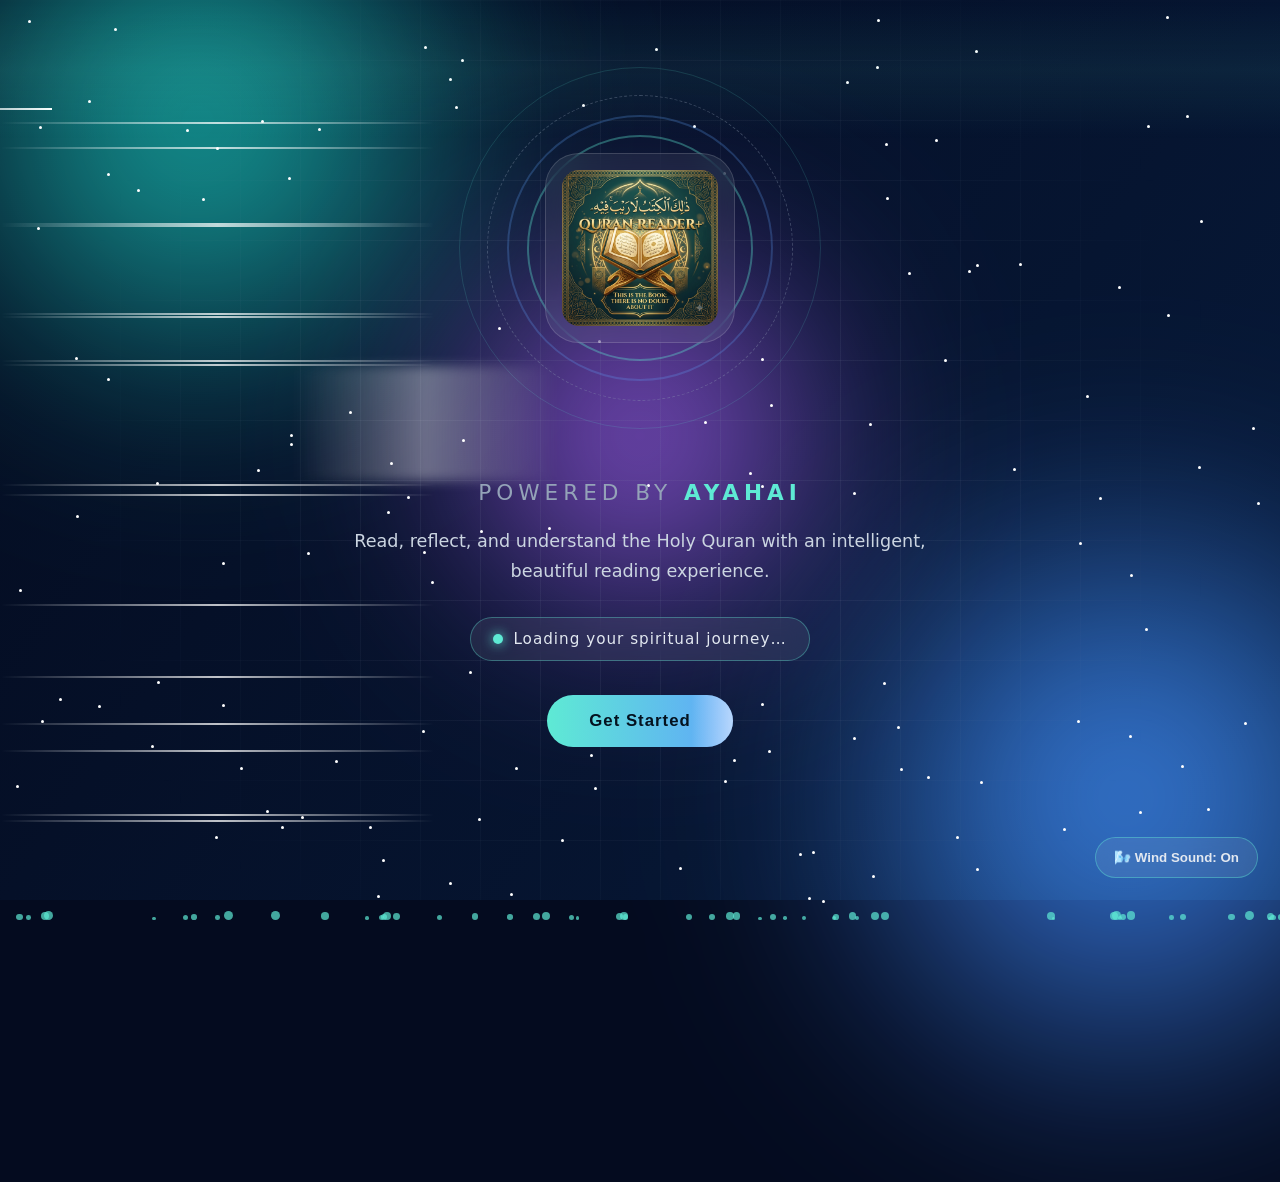
<file: index.html>
<!DOCTYPE html>
<html lang="en">
<head>
<script>
  if (localStorage.getItem("introDisabled") === "true") {
    window.location.href = "home.html";
  }
</script>
<link rel="icon" href="icon.png" type="image/png">
<link rel="shortcut icon" href="icon.png" type="image/png">
<meta property="og:title" content="Quran Reader+ – Quran Reader App">
<meta name="twitter:title" content="Quran Reader+ – Quran Reader App">
<meta name="description" content="Quran Reader+ is a modern Quran app with audio recitation, tafseer, bookmarks, tajweed colors, and prayer tools. Read, listen, and learn easily.">
<meta property="og:description" content="Read and listen to the Holy Quran with tafseer, bookmarks, tajweed, and smart features in Quraan Pro.">
<link rel="icon" sizes="32x32" href="icon.png">
<link rel="icon" sizes="192x192" href="icon.png">
<link rel="apple-touch-icon" href="icon.png">

<meta charset="UTF-8">
<meta name="viewport" content="width=device-width, initial-scale=1.0">
<title>Quran Reader+ | Powered by AyahAI</title>
<style>
*{margin:0;padding:0;box-sizing:border-box}
html,body{height:100%;font-family:'Segoe UI',system-ui,sans-serif;overflow:hidden;background:#040b1f;color:#fff}
@keyframes bgShift{0%{background-position:0% 50%}50%{background-position:100% 50%}100%{background-position:0% 50%}}
@keyframes auroraA{0%{transform:translate(-20%,-10%) rotate(0) scale(1)}50%{transform:translate(15%,10%) rotate(180deg) scale(1.4)}100%{transform:translate(-20%,-10%) rotate(360deg) scale(1)}}
@keyframes auroraB{0%{transform:translate(20%,10%) scale(1.2)}50%{transform:translate(-15%,-15%) scale(.8)}100%{transform:translate(20%,10%) scale(1.2)}}
@keyframes auroraC{0%,100%{opacity:.25;transform:scale(1)}50%{opacity:.55;transform:scale(1.5)}}
@keyframes starTwinkle{0%,100%{opacity:.15;transform:scale(.7)}50%{opacity:1;transform:scale(1.3)}}
@keyframes shootingStar{0%{transform:translate3d(0,0,0) rotate(45deg);opacity:0}10%{opacity:1}100%{transform:translate3d(120vw,120vh,0) rotate(45deg);opacity:0}}
@keyframes logoFloat{0%,100%{transform:translateY(-12px) rotate(-2deg)}50%{transform:translateY(12px) rotate(2deg)}}
@keyframes logoPulse{0%,100%{box-shadow:0 0 0 0 rgba(94,234,212,.55),0 0 60px rgba(94,234,212,.35)}50%{box-shadow:0 0 0 28px rgba(94,234,212,0),0 0 120px rgba(94,234,212,.6)}}
@keyframes ringSpin{to{transform:rotate(360deg)}}
@keyframes ringSpinRev{to{transform:rotate(-360deg)}}
@keyframes ringPulse{0%,100%{transform:scale(1);opacity:.8}50%{transform:scale(1.18);opacity:.2}}
@keyframes titleGlow{0%,100%{text-shadow:0 0 18px rgba(94,234,212,.5),0 0 45px rgba(56,189,248,.35)}50%{text-shadow:0 0 34px rgba(94,234,212,.9),0 0 90px rgba(56,189,248,.6)}}
@keyframes fadeUp{from{opacity:0;transform:translateY(35px)}to{opacity:1;transform:translateY(0)}}
@keyframes shineSweep{0%{transform:translateX(-150%) skewX(-20deg)}100%{transform:translateX(250%) skewX(-20deg)}}
@keyframes gradientText{0%{background-position:0% 50%}100%{background-position:200% 50%}}
@keyframes bounceSoft{0%,100%{transform:translateY(0)}50%{transform:translateY(-8px)}}
@keyframes blink{0%,100%{opacity:1}50%{opacity:0}}
@keyframes particleFloat{0%{transform:translateY(0) translateX(0);opacity:0}10%{opacity:.9}100%{transform:translateY(-90vh) translateX(var(--dx,20px));opacity:0}}
@keyframes gridMove{0%{background-position:0 0}100%{background-position:0 60px}}
@keyframes scanline{0%{top:-10%}100%{top:110%}}
@keyframes iconTilt{0%,100%{transform:rotateY(0) rotateX(0)}25%{transform:rotateY(14deg) rotateX(6deg)}50%{transform:rotateY(0) rotateX(-8deg)}75%{transform:rotateY(-14deg) rotateX(6deg)}}
@keyframes iconRise{0%{opacity:0;transform:translateY(80px) scale(.7)}100%{opacity:1;transform:translateY(0) scale(1)}}
/* Horizontal wind animation */
@keyframes windSway{0%,100%{transform:translateX(0) skewX(0)}20%{transform:translateX(-18px) skewX(-7deg)}45%{transform:translateX(14px) skewX(5deg)}70%{transform:translateX(-8px) skewX(-3deg)}}
@keyframes windDrift{0%{transform:translateX(-130%) skewX(-25deg);opacity:0}18%{opacity:.9}100%{transform:translateX(240%) skewX(-25deg);opacity:0}}
@keyframes windWave{0%,100%{letter-spacing:2px}50%{letter-spacing:7px}}
@keyframes windStreak{0%{transform:translateX(-120vw) scaleY(1);opacity:0}10%{opacity:.55}90%{opacity:.35}100%{transform:translateX(120vw) scaleY(1.4);opacity:0}}
.bg{position:fixed;inset:0;background:linear-gradient(125deg,#040b1f,#071a3a,#101c4a,#071a3a,#040b1f);background-size:400% 400%;animation:bgShift 24s ease-in-out infinite}
.aurora{position:absolute;border-radius:50%;filter:blur(90px);mix-blend-mode:screen}
.a1{width:55vw;height:55vw;left:-12vw;top:-18vw;background:radial-gradient(circle,#14b8a6,transparent 65%);animation:auroraA 26s ease-in-out infinite}
.a2{width:60vw;height:60vw;right:-18vw;bottom:-22vw;background:radial-gradient(circle,#3b82f6,transparent 65%);animation:auroraB 32s ease-in-out infinite}
.a3{width:40vw;height:40vw;left:30vw;top:20vh;background:radial-gradient(circle,#a855f7,transparent 65%);animation:auroraC 18s ease-in-out infinite}
.grid{position:absolute;inset:0;background-image:linear-gradient(rgba(148,163,184,.09) 1px,transparent 1px),linear-gradient(90deg,rgba(148,163,184,.09) 1px,transparent 1px);background-size:60px 60px;animation:gridMove 8s linear infinite;mask-image:radial-gradient(circle at center,#000 30%,transparent 75%)}
.stars{position:absolute;inset:0}
.star{position:absolute;width:3px;height:3px;border-radius:50%;background:#fff;animation:starTwinkle 3s ease-in-out infinite}
.shooting{position:absolute;top:12%;left:-10%;width:180px;height:2px;background:linear-gradient(90deg,transparent,#fff);animation:shootingStar 7s linear infinite}
.scan{position:absolute;left:0;right:0;height:140px;background:linear-gradient(180deg,transparent,rgba(94,234,212,.07),transparent);animation:scanline 9s linear infinite}
.windLayer{position:absolute;inset:0;pointer-events:none;overflow:hidden}
.wind{position:absolute;height:2px;width:34vw;background:linear-gradient(90deg,transparent,rgba(255,255,255,.75),transparent);filter:blur(.5px);animation:windStreak linear infinite}
.center{position:relative;z-index:3;height:100%;display:flex;flex-direction:column;align-items:center;justify-content:center;text-align:center;padding:24px}
.iconWrap{position:relative;width:190px;height:190px;margin-bottom:34px;animation:iconRise 1.4s cubic-bezier(.2,.8,.2,1) both}
.iconWrap::before,.iconWrap::after{content:"";position:absolute;inset:-18px;border-radius:50%;border:2px solid rgba(94,234,212,.35);animation:ringPulse 3.2s ease-in-out infinite}
.iconWrap::after{inset:-38px;border-color:rgba(96,165,250,.25);animation-delay:.7s}
.icon{width:100%;height:100%;object-fit:contain;border-radius:34px;padding:16px;background:rgba(255,255,255,.06);border:1px solid rgba(255,255,255,.15);backdrop-filter:blur(12px);animation:logoFloat 6s ease-in-out infinite,logoPulse 3.4s ease-in-out infinite,iconTilt 9s ease-in-out infinite}
.ring{position:absolute;inset:-58px;border-radius:50%;border:1px dashed rgba(148,163,184,.35);animation:ringSpin 18s linear infinite}
.ring2{position:absolute;inset:-86px;border-radius:50%;border:1px solid rgba(94,234,212,.15);animation:ringSpinRev 26s linear infinite}
h1{font-size:clamp(2.4rem,7vw,5rem);font-weight:800;background:linear-gradient(90deg,#5eead4,#60a5fa,#c084fc,#5eead4);background-size:200% auto;-webkit-background-clip:text;background-clip:text;color:transparent;animation:gradientText 7s linear infinite,titleGlow 4s ease-in-out infinite,fadeUp 1.2s .3s both}
.titleWind{position:relative;display:inline-block;animation:windSway 5.5s ease-in-out infinite,windWave 7s ease-in-out infinite}
.titleWind::after{content:"";position:absolute;top:-12%;bottom:-12%;left:0;width:38%;background:linear-gradient(90deg,transparent,rgba(255,255,255,.35),transparent);filter:blur(6px);animation:windDrift 3.6s linear infinite;pointer-events:none}
.powered{margin-top:10px;font-size:clamp(.95rem,2.5vw,1.35rem);letter-spacing:5px;text-transform:uppercase;color:#94a3b8;animation:fadeUp 1.2s .6s both}
.powered b{color:#5eead4}
.tagline{margin-top:22px;max-width:640px;color:#cbd5e1;line-height:1.7;font-size:clamp(.95rem,2.2vw,1.1rem);animation:fadeUp 1.2s .85s both}
.badge{display:inline-flex;align-items:center;gap:10px;margin-top:30px;padding:12px 22px;border-radius:999px;background:rgba(255,255,255,.07);border:1px solid rgba(94,234,212,.35);backdrop-filter:blur(10px);animation:fadeUp 1.2s 1.05s both,bounceSoft 4s ease-in-out infinite}
.dot{width:10px;height:10px;border-radius:50%;background:#5eead4;box-shadow:0 0 12px #5eead4;animation:blink 1.4s infinite}
.badge span{font-size:.95rem;letter-spacing:1px;color:#e2e8f0}
.enter{margin-top:34px;padding:16px 42px;border:0;border-radius:999px;font-size:1.05rem;font-weight:700;letter-spacing:1px;color:#04121f;background:linear-gradient(90deg,#5eead4,#60a5fa);cursor:pointer;position:relative;overflow:hidden;animation:fadeUp 1.2s 1.25s both,bounceSoft 3.5s ease-in-out infinite;transition:transform .25s,box-shadow .25s}
.enter:hover{transform:translateY(-4px) scale(1.04);box-shadow:0 18px 45px rgba(94,234,212,.35)}
.enter::after{content:"";position:absolute;top:0;bottom:0;width:45%;background:linear-gradient(90deg,transparent,rgba(255,255,255,.55),transparent);animation:shineSweep 2.8s linear infinite}
.particles{position:absolute;inset:0;pointer-events:none}
.p{position:absolute;bottom:-20px;width:6px;height:6px;border-radius:50%;background:rgba(94,234,212,.7);animation:particleFloat linear infinite}
#windBtn{position:fixed;bottom:22px;right:22px;z-index:9;padding:12px 18px;border-radius:999px;border:1px solid rgba(94,234,212,.4);background:rgba(255,255,255,.08);color:#e2e8f0;backdrop-filter:blur(10px);cursor:pointer;font-weight:600}
@media(prefers-reduced-motion:reduce){*{animation:none!important}}
</style>
</head>
<body>
<div class="bg"></div>
<div class="aurora a1"></div><div class="aurora a2"></div><div class="aurora a3"></div>
<div class="grid"></div>
<div class="stars" id="stars"></div>
<div class="shooting"></div>
<div class="scan"></div>
<div class="windLayer" id="windLayer"></div>
<div class="particles" id="particles"></div>
<main class="center">
  <div class="iconWrap">
    <div class="ring"></div><div class="ring2"></div>
    <img class="icon" src="icon.png" alt="Quran Reader+ icon">
  </div>
  <h1><span class="titleWind">Quran Reader+</span></h1>
  <div class="powered">Powered by <b>AyahAI</b></div>
  <p class="tagline">Read, reflect, and understand the Holy Quran with an intelligent, beautiful reading experience.</p>
  <div class="badge"><div class="dot"></div><span>Loading your spiritual journey…</span></div>
  <button class="enter" onclick="document.body.style.opacity=0;setTimeout(()=>location.href='home.html',450)">Get Started</button>
</main>
<button id="windBtn">🌬️ Wind Sound: On</button>
<script>
const stars=document.getElementById('stars');
for(let i=0;i<130;i++){const s=document.createElement('div');s.className='star';s.style.left=Math.random()*100+'%';s.style.top=Math.random()*100+'%';s.style.animationDelay=(Math.random()*4)+'s';s.style.animationDuration=(2+Math.random()*4)+'s';stars.appendChild(s);}
const parts=document.getElementById('particles');
for(let i=0;i<55;i++){const p=document.createElement('div');p.className='p';p.style.left=Math.random()*100+'%';p.style.setProperty('--dx',(Math.random()*120-60)+'px');p.style.animationDuration=(7+Math.random()*12)+'s';p.style.animationDelay=(Math.random()*12)+'s';p.style.width=p.style.height=(3+Math.random()*6)+'px';parts.appendChild(p);}
const windLayer=document.getElementById('windLayer');
for(let i=0;i<16;i++){const w=document.createElement('div');w.className='wind';w.style.top=(Math.random()*100)+'%';w.style.animationDuration=(2.5+Math.random()*4)+'s';w.style.animationDelay=(Math.random()*5)+'s';windLayer.appendChild(w);}
let ac,windOn=false,nodes=null;
function makeWind(){
 ac=ac||new (window.AudioContext||window.webkitAudioContext)();
 const buf=ac.createBuffer(1,ac.sampleRate*4,ac.sampleRate),d=buf.getChannelData(0);
 let last=0;
 for(let i=0;i<d.length;i++){const white=Math.random()*2-1;last=(last+.02*white)/1.02;d[i]=last*3.2;}
 const src=ac.createBufferSource();src.buffer=buf;src.loop=true;
 const lp=ac.createBiquadFilter();lp.type='lowpass';lp.frequency.value=650;
 const hp=ac.createBiquadFilter();hp.type='highpass';hp.frequency.value=120;
 const gain=ac.createGain();gain.gain.value=0;
 const lfo=ac.createOscillator();lfo.frequency.value=.16;
 const lfoGain=ac.createGain();lfoGain.gain.value=.10;
 lfo.connect(lfoGain);lfoGain.connect(gain.gain);
 src.connect(hp);hp.connect(lp);lp.connect(gain);gain.connect(ac.destination);
 src.start();lfo.start();
 return {src,gain,lfo};
}
async function startWind(){nodes=makeWind();await ac.resume();nodes.gain.gain.linearRampToValueAtTime(.22,ac.currentTime+1.2);document.getElementById('windBtn').textContent='🌬️ Wind Sound: On';}
function stopWind(){if(!nodes)return;nodes.gain.gain.linearRampToValueAtTime(0,ac.currentTime+.8);setTimeout(()=>{try{nodes.src.stop();nodes.lfo.stop();}catch(e){}},900);document.getElementById('windBtn').textContent='🌬️ Wind Sound: Off';}
document.getElementById('windBtn').onclick=()=>{windOn=!windOn;windOn?startWind():stopWind();};
// Browsers require a user interaction before audio; start on first tap/click.
window.addEventListener('pointerdown',function once(){if(!windOn){windOn=true;startWind();}window.removeEventListener('pointerdown',once);},{once:true});
</script>
</body>
</html>
</file>
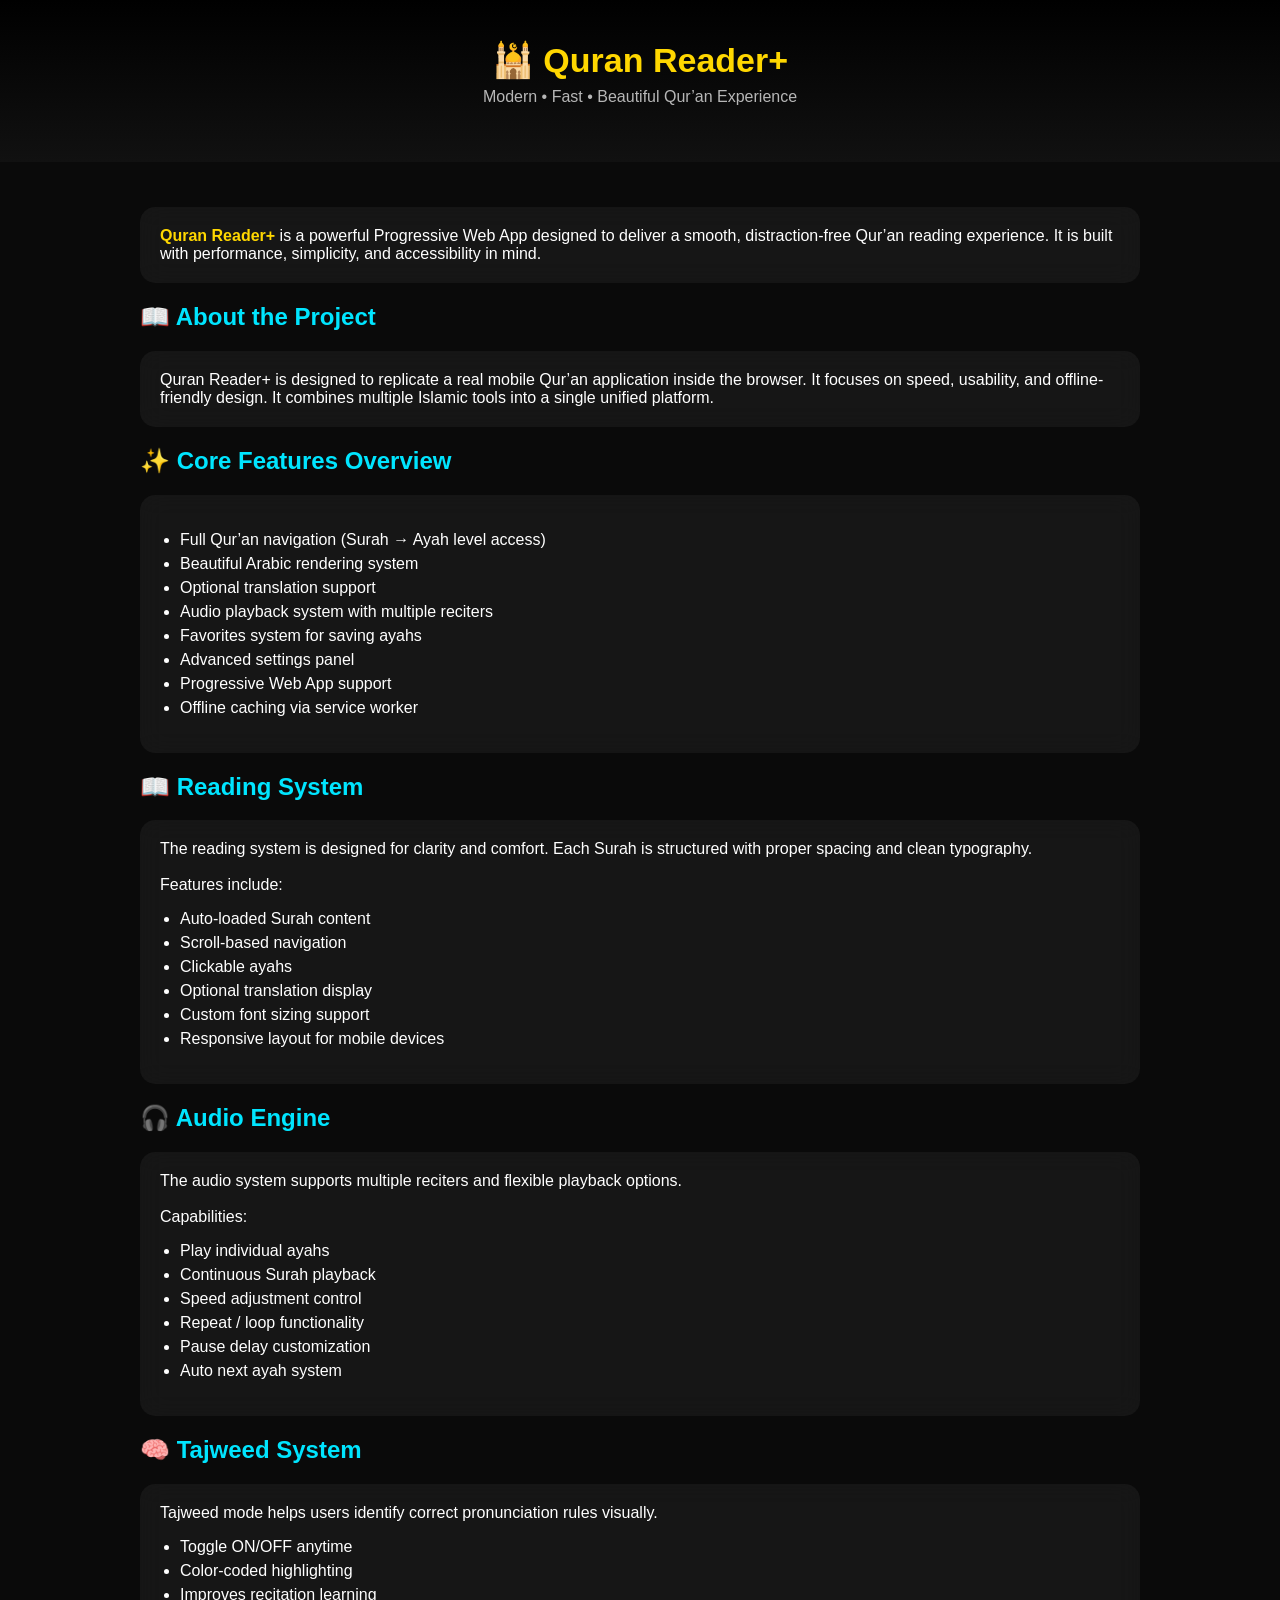
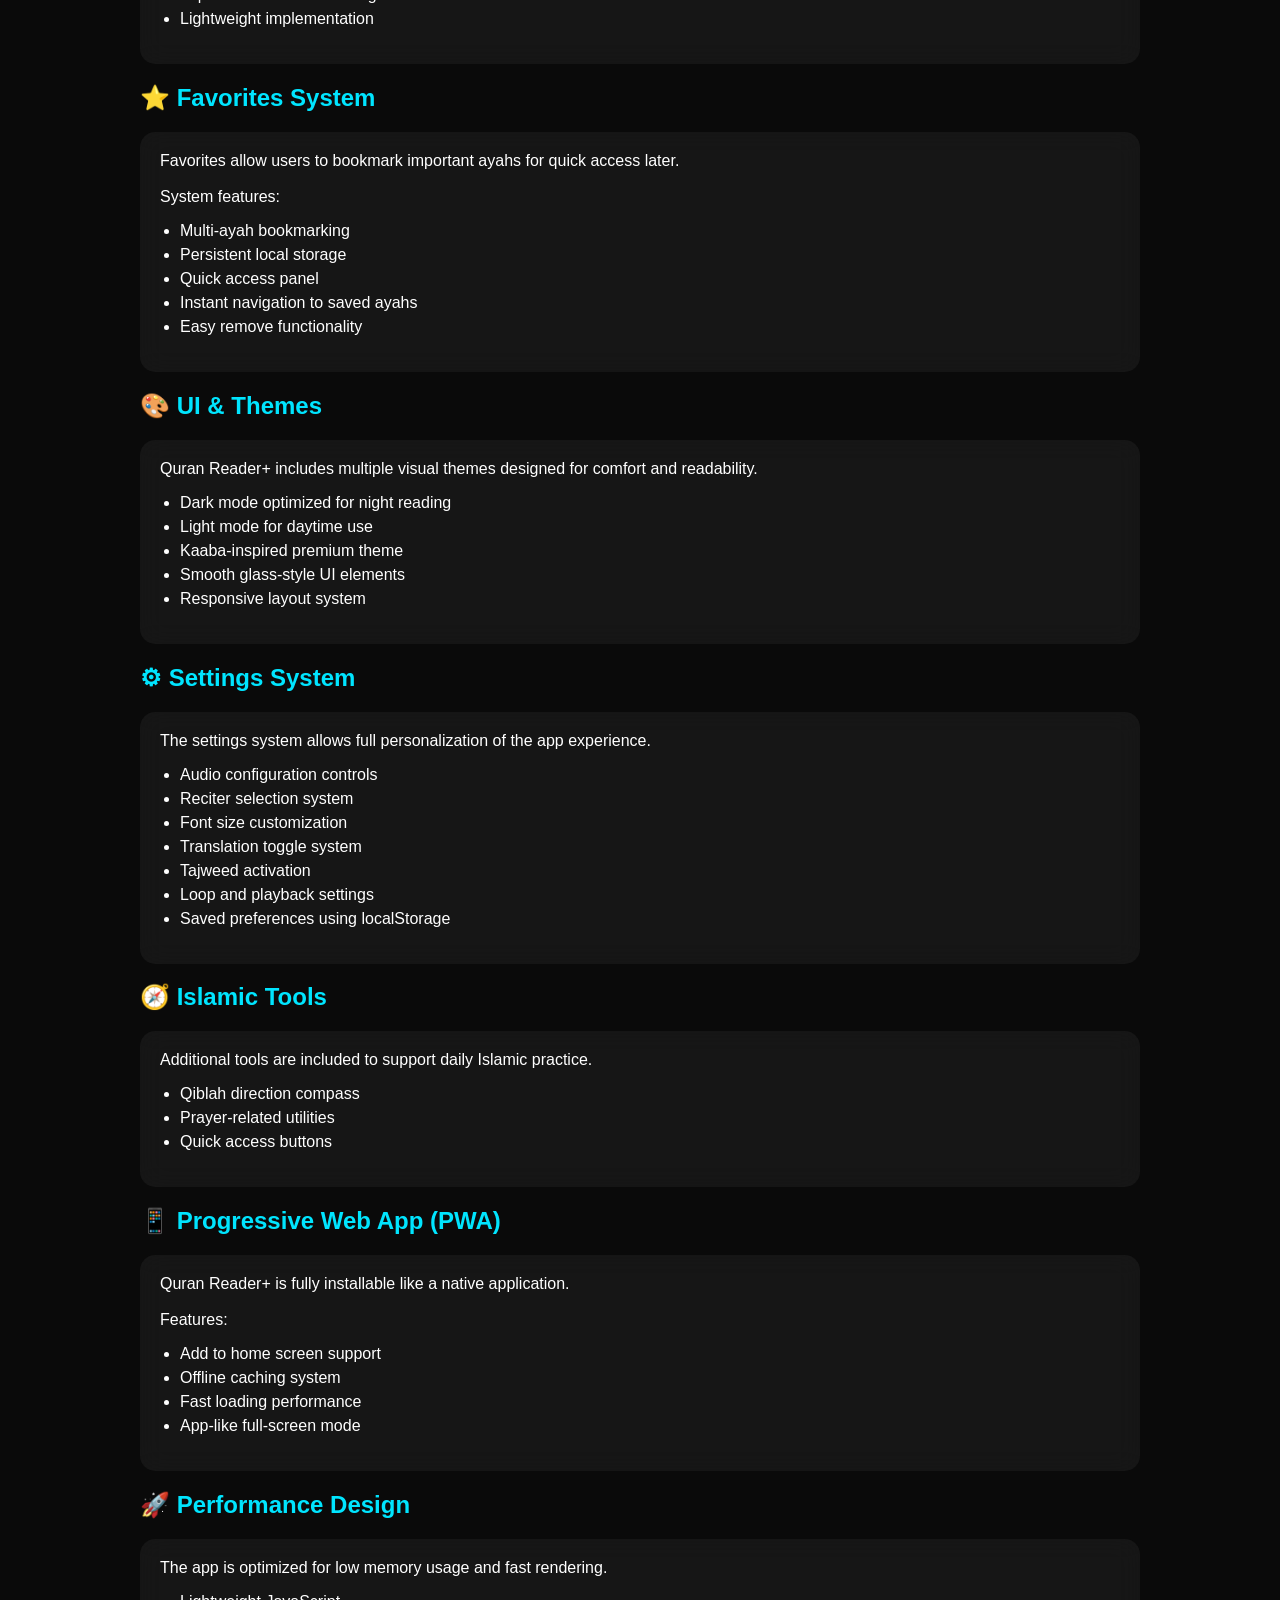
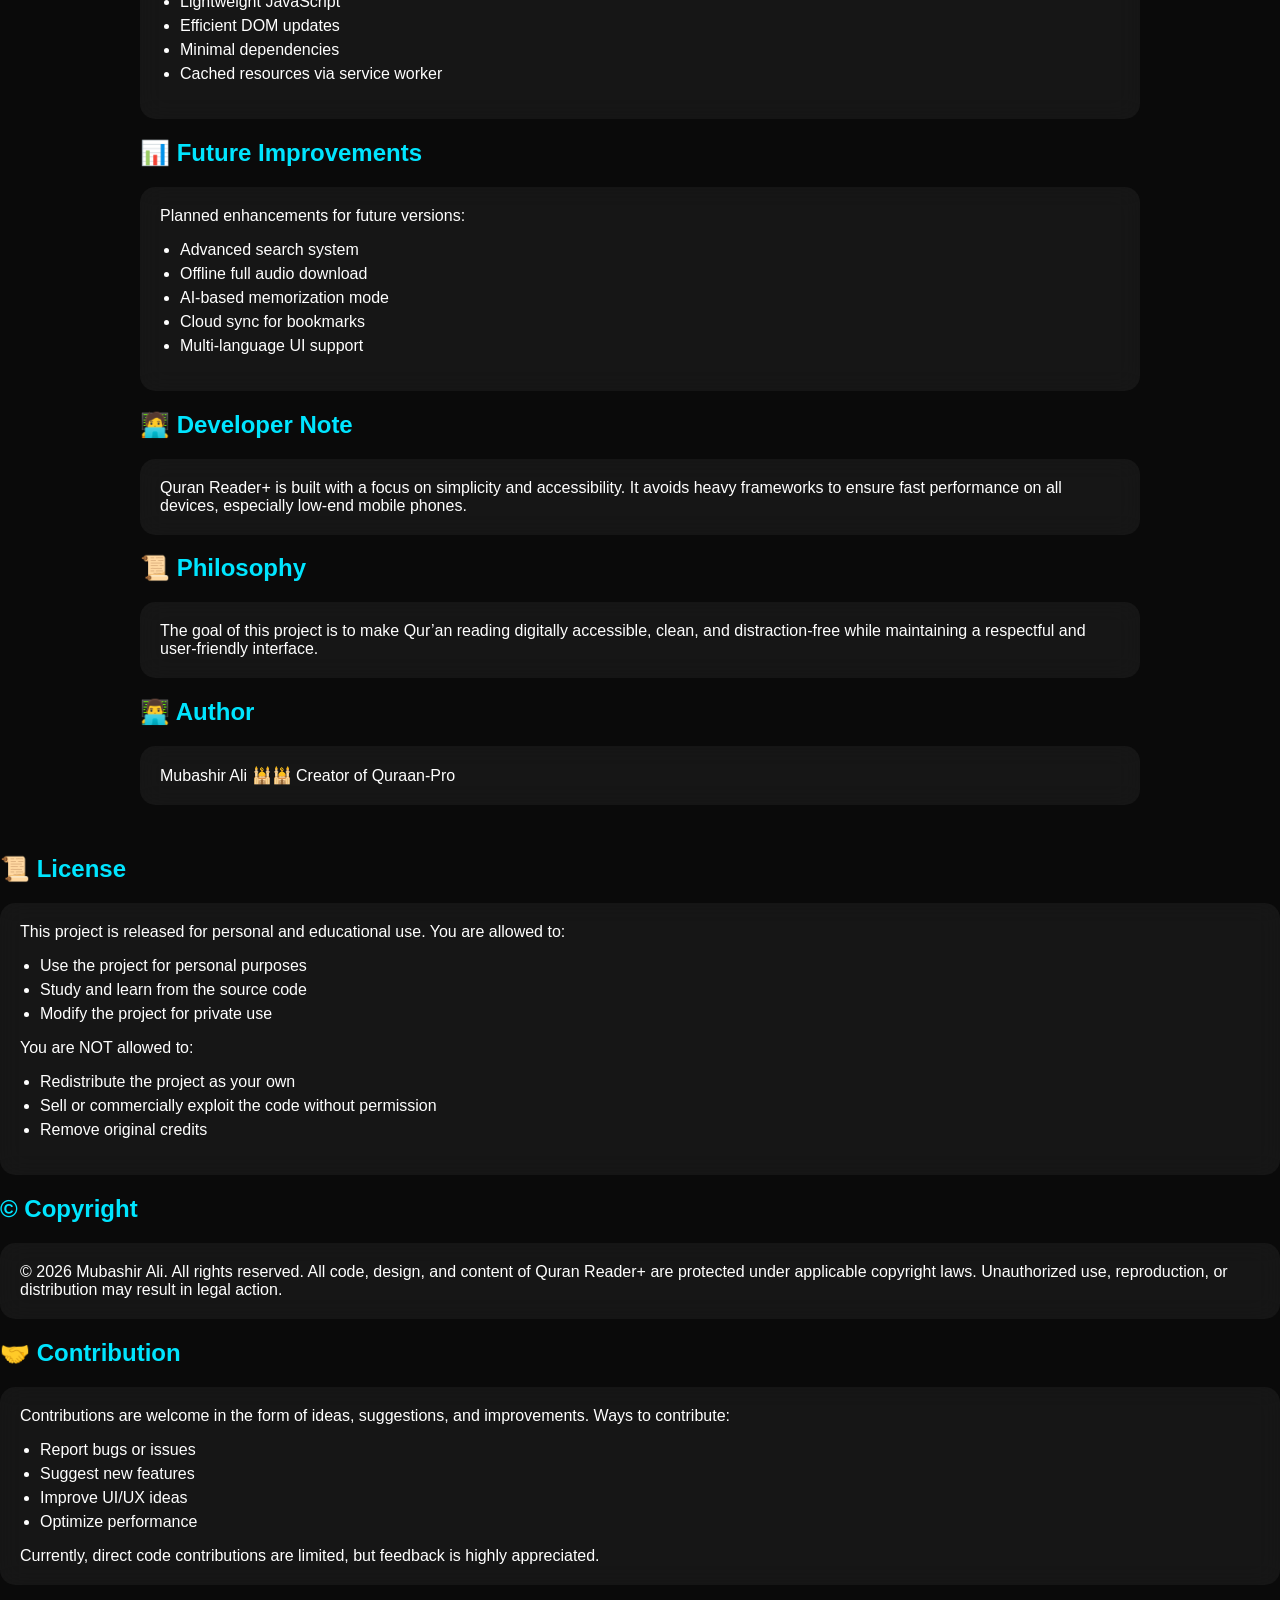
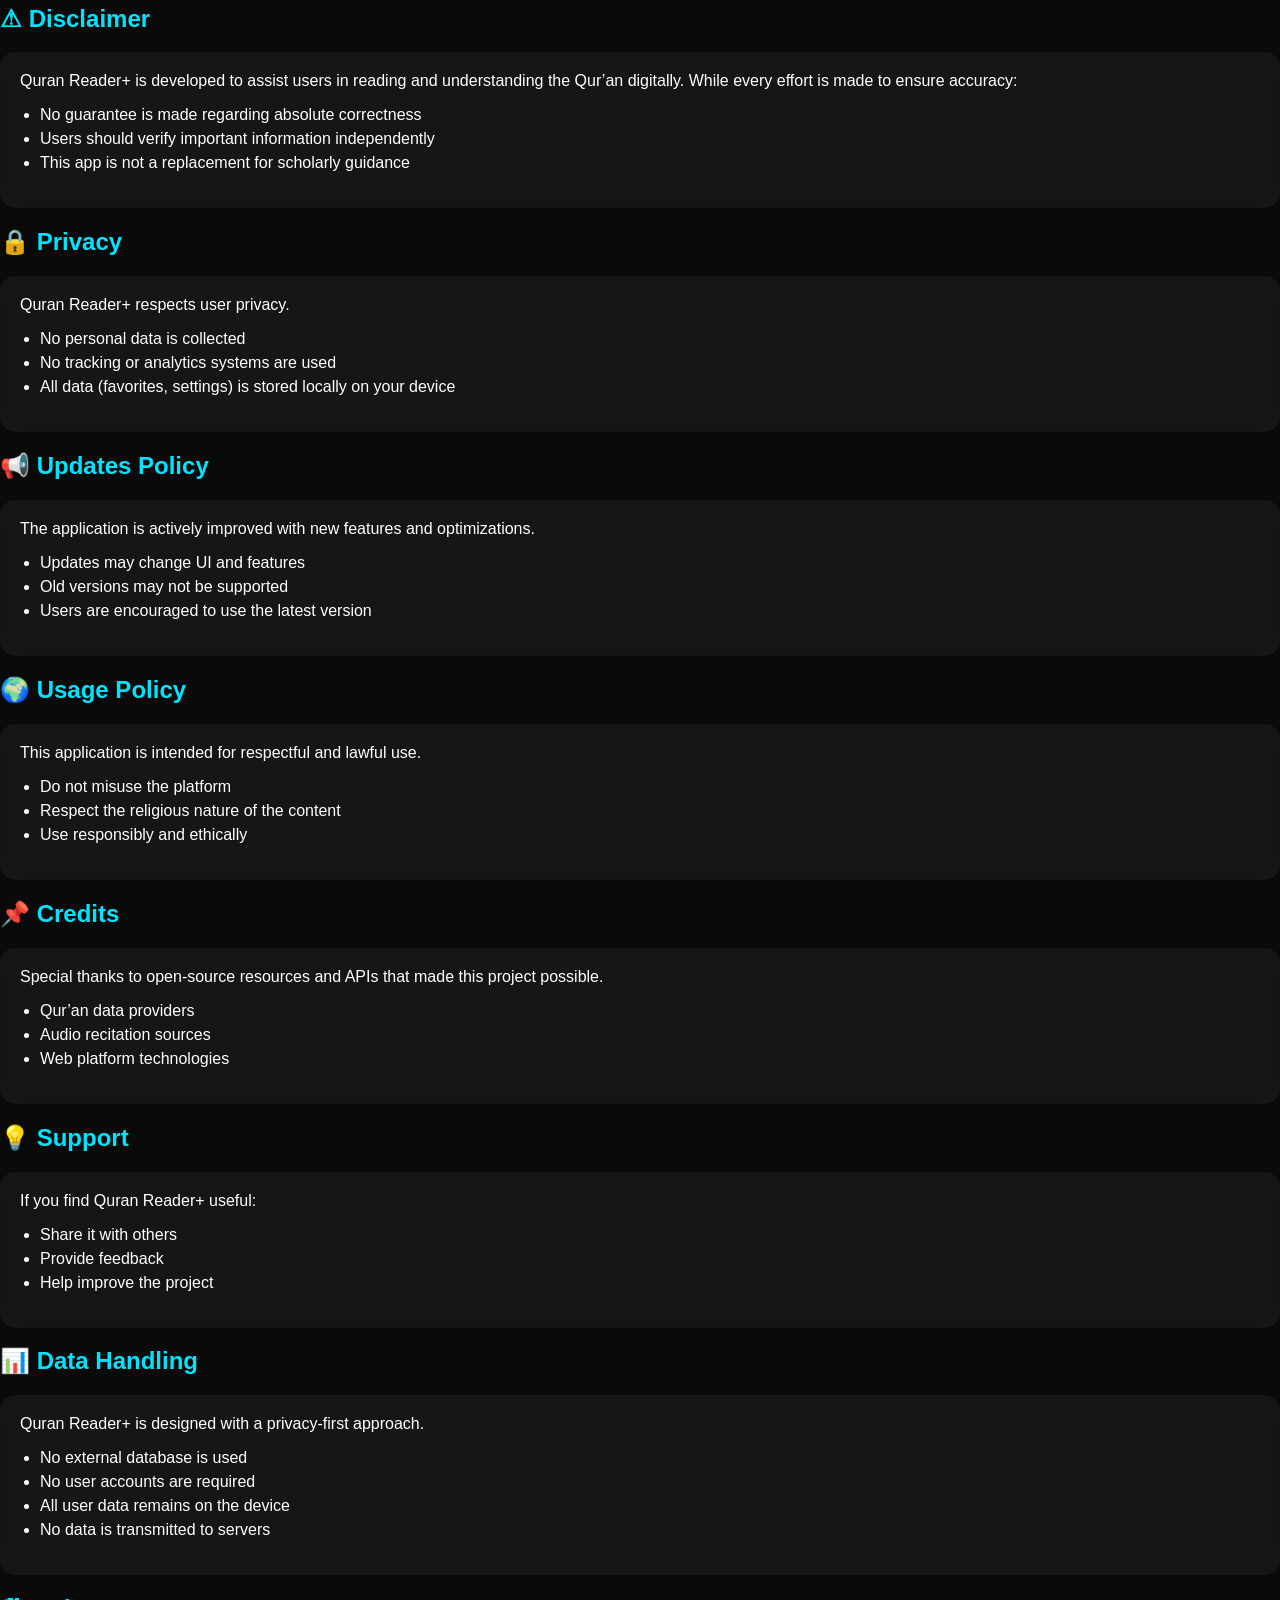
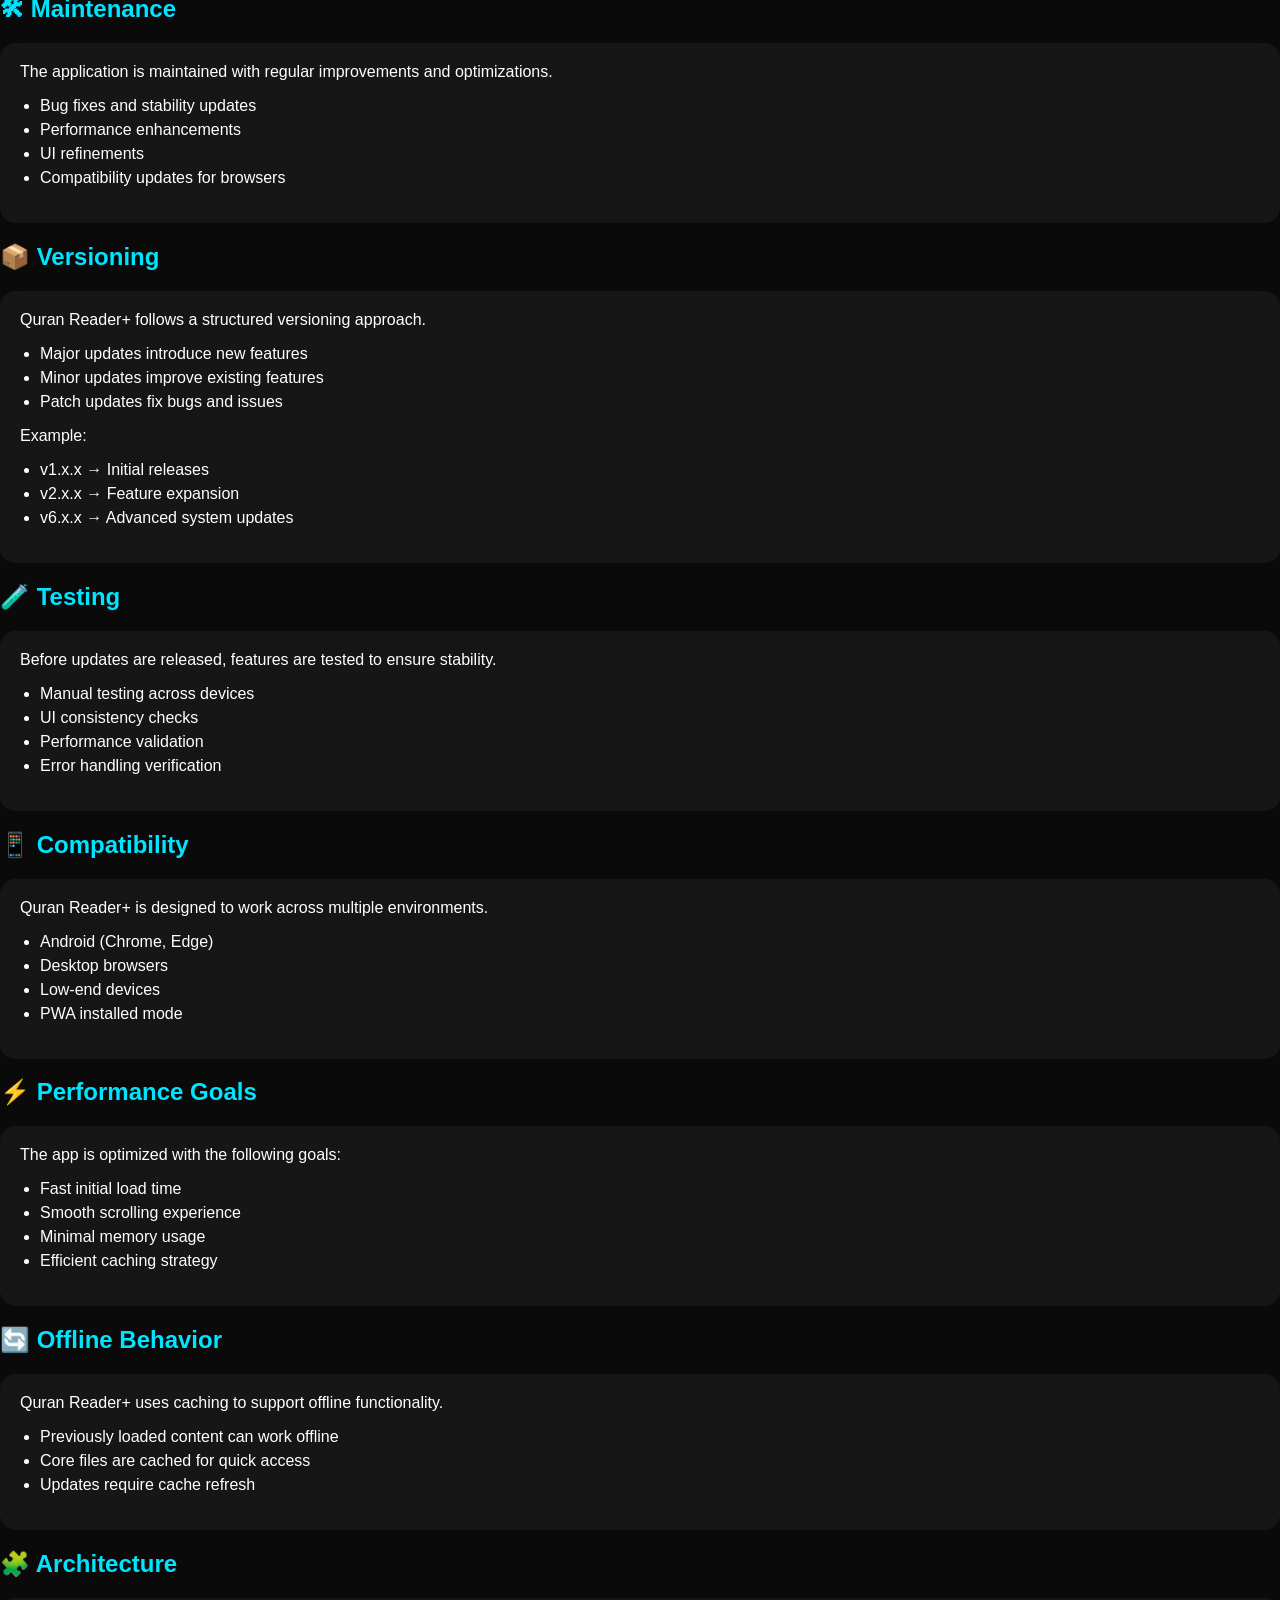
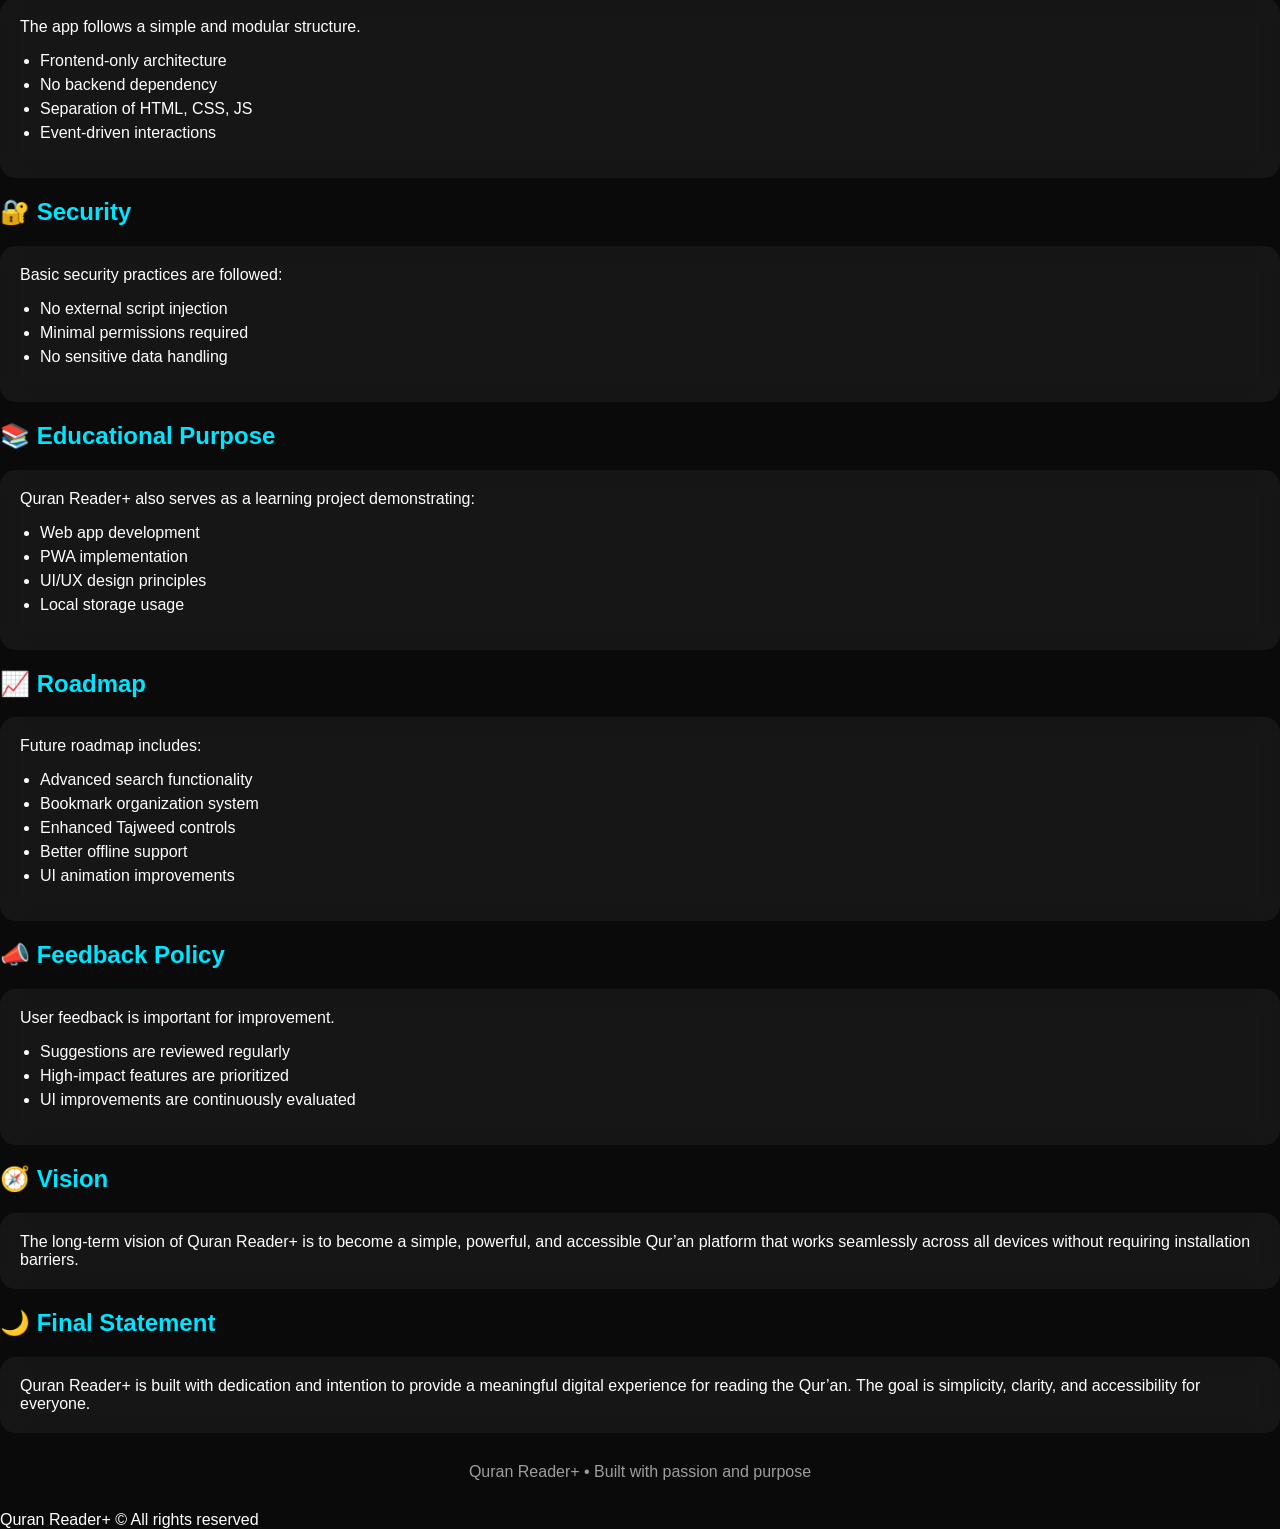
<file: about.html>
<!DOCTYPE html>
<html lang="en">
<head>
<meta charset="UTF-8">
<title>Quran Reader+ • About</title>
<meta name="viewport" content="width=device-width, initial-scale=1.0">

<style>
body{
 margin:0;
 font-family:Segoe UI, Arial;
 background:#0a0a0a;
 color:#fff;
}

/* HEADER */
header{
 text-align:center;
 padding:40px 10px;
 background:linear-gradient(180deg,#000,#111);
 animation:fadeIn 1s ease;
}

header h1{
 color:gold;
 font-size:34px;
 margin:0;
}

header p{
 opacity:0.7;
 margin-top:8px;
}

/* SECTION */
.section{
 padding:30px 20px;
 max-width:1000px;
 margin:auto;
}

/* CARD */
.card{
 background:rgba(255,255,255,0.05);
 border-radius:15px;
 padding:20px;
 margin-top:15px;
 backdrop-filter:blur(12px);
 transition:0.3s;
 animation:fadeUp 1s ease;
}

.card:hover{
 transform:translateY(-5px) scale(1.01);
 background:rgba(255,255,255,0.08);
}

/* GRID */
.grid{
 display:grid;
 grid-template-columns:repeat(auto-fit,minmax(200px,1fr));
 gap:15px;
}

.feature{
 background:rgba(255,255,255,0.08);
 padding:15px;
 border-radius:12px;
 text-align:center;
 transition:0.3s;
}

.feature:hover{
 transform:scale(1.05);
 background:rgba(255,255,255,0.12);
}

.feature span{
 font-size:24px;
 display:block;
 margin-bottom:6px;
}

/* HEADINGS */
h2{
 color:#00e5ff;
}

/* LIST */
ul{
 padding-left:20px;
}

li{
 margin:6px 0;
}

/* FOOTER */
footer{
 text-align:center;
 padding:30px;
 opacity:0.6;
}

/* ANIMATIONS (NO JS) */
@keyframes fadeIn{
 from{opacity:0;}
 to{opacity:1;}
}

@keyframes fadeUp{
 from{
  opacity:0;
  transform:translateY(40px);
 }
 to{
  opacity:1;
  transform:translateY(0);
 }
}

/* STAGGER EFFECT */
.card:nth-child(1){animation-delay:0.1s}
.card:nth-child(2){animation-delay:0.2s}
.card:nth-child(3){animation-delay:0.3s}
.card:nth-child(4){animation-delay:0.4s}
.card:nth-child(5){animation-delay:0.5s}
</style>
</head>

<body>

<header>
<h1>🕌 Quran Reader+</h1>
<p>Modern • Fast • Beautiful Qur’an Experience</p>
</header>

<div class="section">

<div class="card">
<b style="color:gold;">Quran Reader+</b> is a powerful Progressive Web App designed to deliver a smooth, distraction-free Qur’an reading experience. It is built with performance, simplicity, and accessibility in mind.
</div>

<h2>📖 About the Project</h2>
<div class="card">
Quran Reader+ is designed to replicate a real mobile Qur’an application inside the browser. It focuses on speed, usability, and offline-friendly design. It combines multiple Islamic tools into a single unified platform.
</div>

<h2>✨ Core Features Overview</h2>
<div class="card">
<ul>
<li>Full Qur’an navigation (Surah → Ayah level access)</li>
<li>Beautiful Arabic rendering system</li>
<li>Optional translation support</li>
<li>Audio playback system with multiple reciters</li>
<li>Favorites system for saving ayahs</li>
<li>Advanced settings panel</li>
<li>Progressive Web App support</li>
<li>Offline caching via service worker</li>
</ul>
</div>

<h2>📖 Reading System</h2>
<div class="card">
The reading system is designed for clarity and comfort. Each Surah is structured with proper spacing and clean typography.
<br><br>
Features include:
<ul>
<li>Auto-loaded Surah content</li>
<li>Scroll-based navigation</li>
<li>Clickable ayahs</li>
<li>Optional translation display</li>
<li>Custom font sizing support</li>
<li>Responsive layout for mobile devices</li>
</ul>
</div>

<h2>🎧 Audio Engine</h2>
<div class="card">
The audio system supports multiple reciters and flexible playback options.
<br><br>
Capabilities:
<ul>
<li>Play individual ayahs</li>
<li>Continuous Surah playback</li>
<li>Speed adjustment control</li>
<li>Repeat / loop functionality</li>
<li>Pause delay customization</li>
<li>Auto next ayah system</li>
</ul>
</div>

<h2>🧠 Tajweed System</h2>
<div class="card">
Tajweed mode helps users identify correct pronunciation rules visually.
<ul>
<li>Toggle ON/OFF anytime</li>
<li>Color-coded highlighting</li>
<li>Improves recitation learning</li>
<li>Lightweight implementation</li>
</ul>
</div>

<h2>⭐ Favorites System</h2>
<div class="card">
Favorites allow users to bookmark important ayahs for quick access later.
<br><br>
System features:
<ul>
<li>Multi-ayah bookmarking</li>
<li>Persistent local storage</li>
<li>Quick access panel</li>
<li>Instant navigation to saved ayahs</li>
<li>Easy remove functionality</li>
</ul>
</div>

<h2>🎨 UI & Themes</h2>
<div class="card">
Quran Reader+ includes multiple visual themes designed for comfort and readability.
<ul>
<li>Dark mode optimized for night reading</li>
<li>Light mode for daytime use</li>
<li>Kaaba-inspired premium theme</li>
<li>Smooth glass-style UI elements</li>
<li>Responsive layout system</li>
</ul>
</div>

<h2>⚙ Settings System</h2>
<div class="card">
The settings system allows full personalization of the app experience.
<ul>
<li>Audio configuration controls</li>
<li>Reciter selection system</li>
<li>Font size customization</li>
<li>Translation toggle system</li>
<li>Tajweed activation</li>
<li>Loop and playback settings</li>
<li>Saved preferences using localStorage</li>
</ul>
</div>

<h2>🧭 Islamic Tools</h2>
<div class="card">
Additional tools are included to support daily Islamic practice.
<ul>
<li>Qiblah direction compass</li>
<li>Prayer-related utilities</li>
<li>Quick access buttons</li>
</ul>
</div>

<h2>📱 Progressive Web App (PWA)</h2>
<div class="card">
Quran Reader+ is fully installable like a native application.
<br><br>
Features:
<ul>
<li>Add to home screen support</li>
<li>Offline caching system</li>
<li>Fast loading performance</li>
<li>App-like full-screen mode</li>
</ul>
</div>

<h2>🚀 Performance Design</h2>
<div class="card">
The app is optimized for low memory usage and fast rendering.
<ul>
<li>Lightweight JavaScript</li>
<li>Efficient DOM updates</li>
<li>Minimal dependencies</li>
<li>Cached resources via service worker</li>
</ul>
</div>

<h2>📊 Future Improvements</h2>
<div class="card">
Planned enhancements for future versions:
<ul>
<li>Advanced search system</li>
<li>Offline full audio download</li>
<li>AI-based memorization mode</li>
<li>Cloud sync for bookmarks</li>
<li>Multi-language UI support</li>
</ul>
</div>

<h2>🧑‍💻 Developer Note</h2>
<div class="card">
Quran Reader+ is built with a focus on simplicity and accessibility. It avoids heavy frameworks to ensure fast performance on all devices, especially low-end mobile phones.
</div>

<h2>📜 Philosophy</h2>
<div class="card">
The goal of this project is to make Qur’an reading digitally accessible, clean, and distraction-free while maintaining a respectful and user-friendly interface.
</div>

<h2>👨‍💻 Author</h2>
<div class="card">
Mubashir Ali 🕌🕌  
Creator of Quraan-Pro
</div>

</div>
 

<h2>📜 License</h2>
<div class="card">
This project is released for personal and educational use.

You are allowed to:
<ul>
<li>Use the project for personal purposes</li>
<li>Study and learn from the source code</li>
<li>Modify the project for private use</li>
</ul>

You are NOT allowed to:
<ul>
<li>Redistribute the project as your own</li>
<li>Sell or commercially exploit the code without permission</li>
<li>Remove original credits</li>
</ul>
</div>

<h2>© Copyright</h2>
<div class="card">
© 2026 Mubashir Ali. All rights reserved.

All code, design, and content of Quran Reader+ are protected under applicable copyright laws. Unauthorized use, reproduction, or distribution may result in legal action.
</div>

<h2>🤝 Contribution</h2>
<div class="card">
Contributions are welcome in the form of ideas, suggestions, and improvements.

Ways to contribute:
<ul>
<li>Report bugs or issues</li>
<li>Suggest new features</li>
<li>Improve UI/UX ideas</li>
<li>Optimize performance</li>
</ul>

Currently, direct code contributions are limited, but feedback is highly appreciated.
</div>

<h2>⚠ Disclaimer</h2>
<div class="card">
Quran Reader+ is developed to assist users in reading and understanding the Qur’an digitally.

While every effort is made to ensure accuracy:
<ul>
<li>No guarantee is made regarding absolute correctness</li>
<li>Users should verify important information independently</li>
<li>This app is not a replacement for scholarly guidance</li>
</ul>
</div>

<h2>🔒 Privacy</h2>
<div class="card">
Quran Reader+ respects user privacy.

<ul>
<li>No personal data is collected</li>
<li>No tracking or analytics systems are used</li>
<li>All data (favorites, settings) is stored locally on your device</li>
</ul>
</div>

<h2>📢 Updates Policy</h2>
<div class="card">
The application is actively improved with new features and optimizations.

<ul>
<li>Updates may change UI and features</li>
<li>Old versions may not be supported</li>
<li>Users are encouraged to use the latest version</li>
</ul>
</div>

<h2>🌍 Usage Policy</h2>
<div class="card">
This application is intended for respectful and lawful use.

<ul>
<li>Do not misuse the platform</li>
<li>Respect the religious nature of the content</li>
<li>Use responsibly and ethically</li>
</ul>
</div>

<h2>📌 Credits</h2>
<div class="card">
Special thanks to open-source resources and APIs that made this project possible.

<ul>
<li>Qur’an data providers</li>
<li>Audio recitation sources</li>
<li>Web platform technologies</li>
</ul>
</div>

<h2>💡 Support</h2>
<div class="card">
If you find Quran Reader+ useful:

<ul>
<li>Share it with others</li>
<li>Provide feedback</li>
<li>Help improve the project</li>
</ul>
</div>


<h2>📊 Data Handling</h2>
<div class="card">
Quran Reader+ is designed with a privacy-first approach.

<ul>
<li>No external database is used</li>
<li>No user accounts are required</li>
<li>All user data remains on the device</li>
<li>No data is transmitted to servers</li>
</ul>
</div>

<h2>🛠 Maintenance</h2>
<div class="card">
The application is maintained with regular improvements and optimizations.

<ul>
<li>Bug fixes and stability updates</li>
<li>Performance enhancements</li>
<li>UI refinements</li>
<li>Compatibility updates for browsers</li>
</ul>
</div>

<h2>📦 Versioning</h2>
<div class="card">
Quran Reader+ follows a structured versioning approach.

<ul>
<li>Major updates introduce new features</li>
<li>Minor updates improve existing features</li>
<li>Patch updates fix bugs and issues</li>
</ul>

Example:
<ul>
<li>v1.x.x → Initial releases</li>
<li>v2.x.x → Feature expansion</li>
<li>v6.x.x → Advanced system updates</li>
</ul>
</div>

<h2>🧪 Testing</h2>
<div class="card">
Before updates are released, features are tested to ensure stability.

<ul>
<li>Manual testing across devices</li>
<li>UI consistency checks</li>
<li>Performance validation</li>
<li>Error handling verification</li>
</ul>
</div>

<h2>📱 Compatibility</h2>
<div class="card">
Quran Reader+ is designed to work across multiple environments.

<ul>
<li>Android (Chrome, Edge)</li>
<li>Desktop browsers</li>
<li>Low-end devices</li>
<li>PWA installed mode</li>
</ul>
</div>

<h2>⚡ Performance Goals</h2>
<div class="card">
The app is optimized with the following goals:

<ul>
<li>Fast initial load time</li>
<li>Smooth scrolling experience</li>
<li>Minimal memory usage</li>
<li>Efficient caching strategy</li>
</ul>
</div>

<h2>🔄 Offline Behavior</h2>
<div class="card">
Quran Reader+ uses caching to support offline functionality.

<ul>
<li>Previously loaded content can work offline</li>
<li>Core files are cached for quick access</li>
<li>Updates require cache refresh</li>
</ul>
</div>

<h2>🧩 Architecture</h2>
<div class="card">
The app follows a simple and modular structure.

<ul>
<li>Frontend-only architecture</li>
<li>No backend dependency</li>
<li>Separation of HTML, CSS, JS</li>
<li>Event-driven interactions</li>
</ul>
</div>

<h2>🔐 Security</h2>
<div class="card">
Basic security practices are followed:

<ul>
<li>No external script injection</li>
<li>Minimal permissions required</li>
<li>No sensitive data handling</li>
</ul>
</div>

<h2>📚 Educational Purpose</h2>
<div class="card">
Quran Reader+ also serves as a learning project demonstrating:

<ul>
<li>Web app development</li>
<li>PWA implementation</li>
<li>UI/UX design principles</li>
<li>Local storage usage</li>
</ul>
</div>

<h2>📈 Roadmap</h2>
<div class="card">
Future roadmap includes:

<ul>
<li>Advanced search functionality</li>
<li>Bookmark organization system</li>
<li>Enhanced Tajweed controls</li>
<li>Better offline support</li>
<li>UI animation improvements</li>
</ul>
</div>

<h2>📣 Feedback Policy</h2>
<div class="card">
User feedback is important for improvement.

<ul>
<li>Suggestions are reviewed regularly</li>
<li>High-impact features are prioritized</li>
<li>UI improvements are continuously evaluated</li>
</ul>
</div>

<h2>🧭 Vision</h2>
<div class="card">
The long-term vision of Quran Reader+ is to become a simple, powerful, and accessible Qur’an platform that works seamlessly across all devices without requiring installation barriers.
</div>

<h2>🌙 Final Statement</h2>
<div class="card">
Quran Reader+ is built with dedication and intention to provide a meaningful digital experience for reading the Qur’an.

The goal is simplicity, clarity, and accessibility for everyone.
</div>
 
<footer>
Quran Reader+ • Built with passion and purpose
</footer>
 <div class="footer">
Quran Reader+ © All rights reserved
</div>

</body>
</html>
</file>
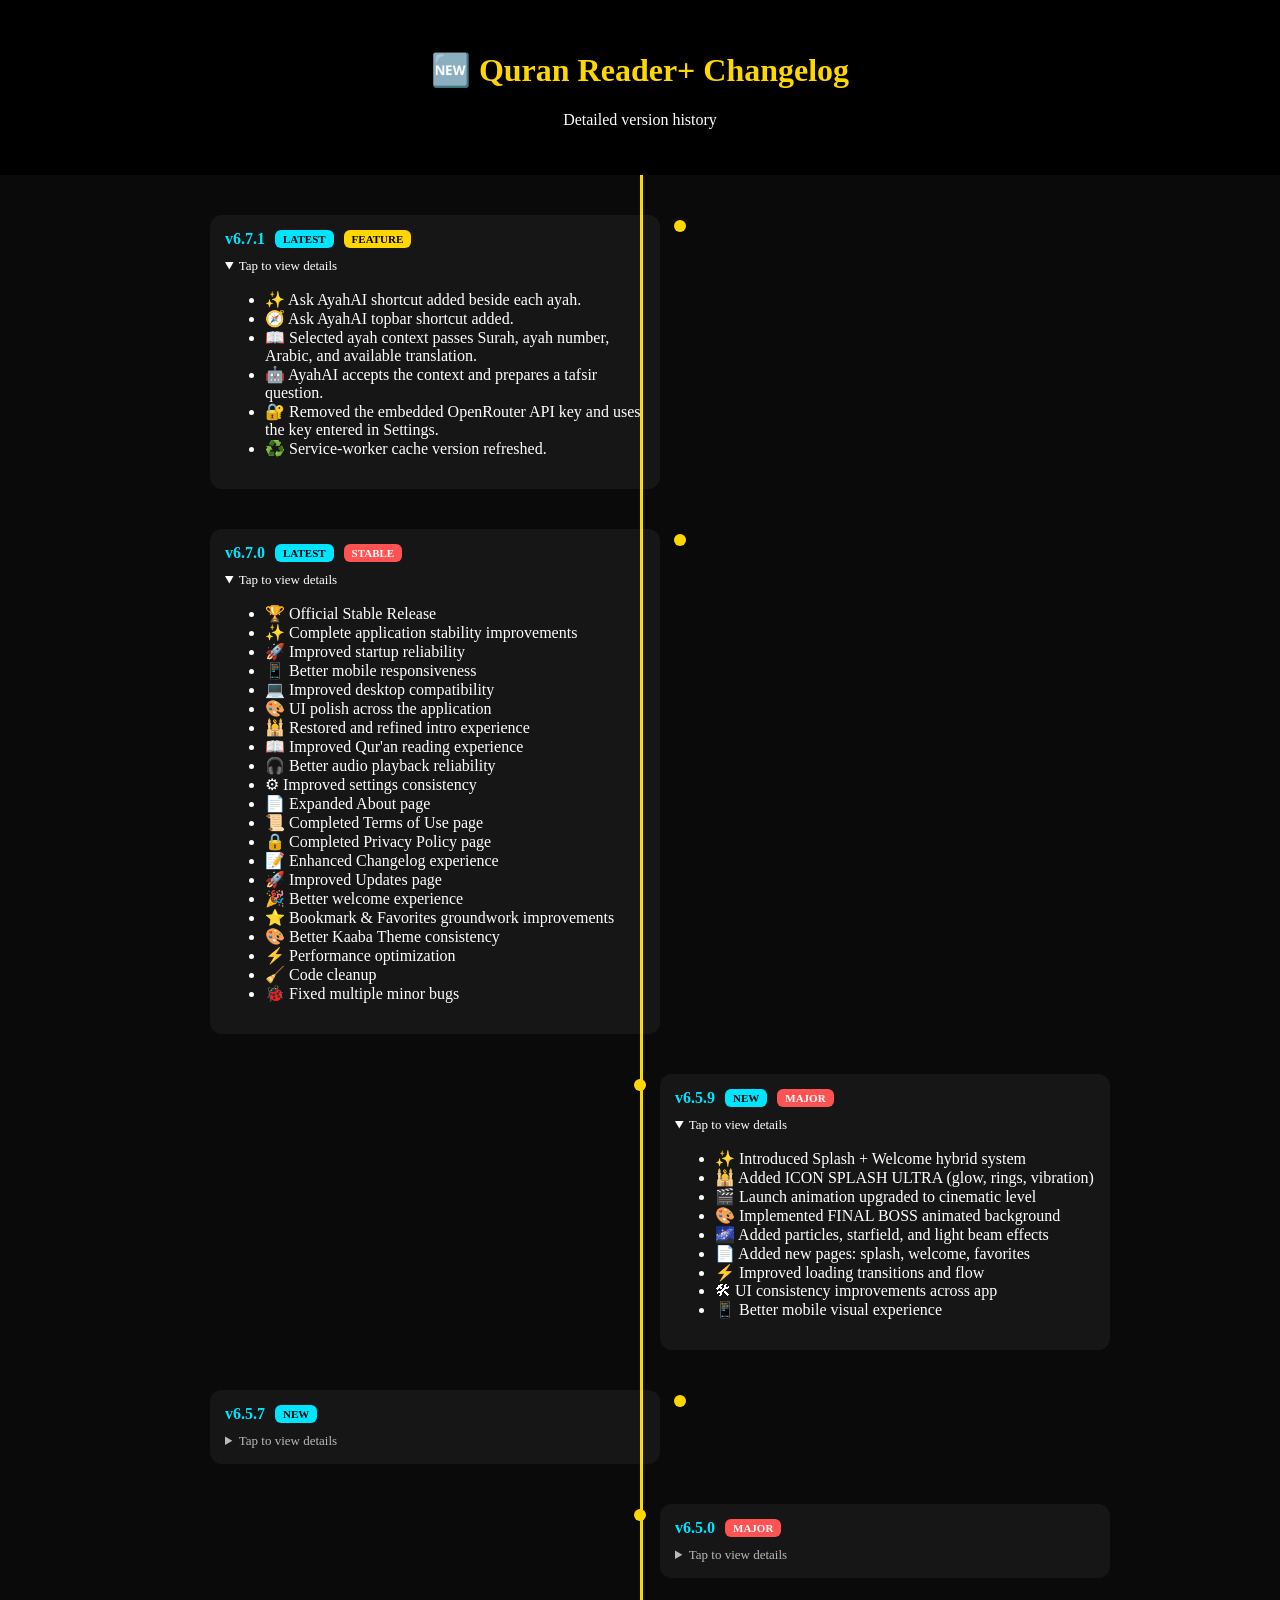
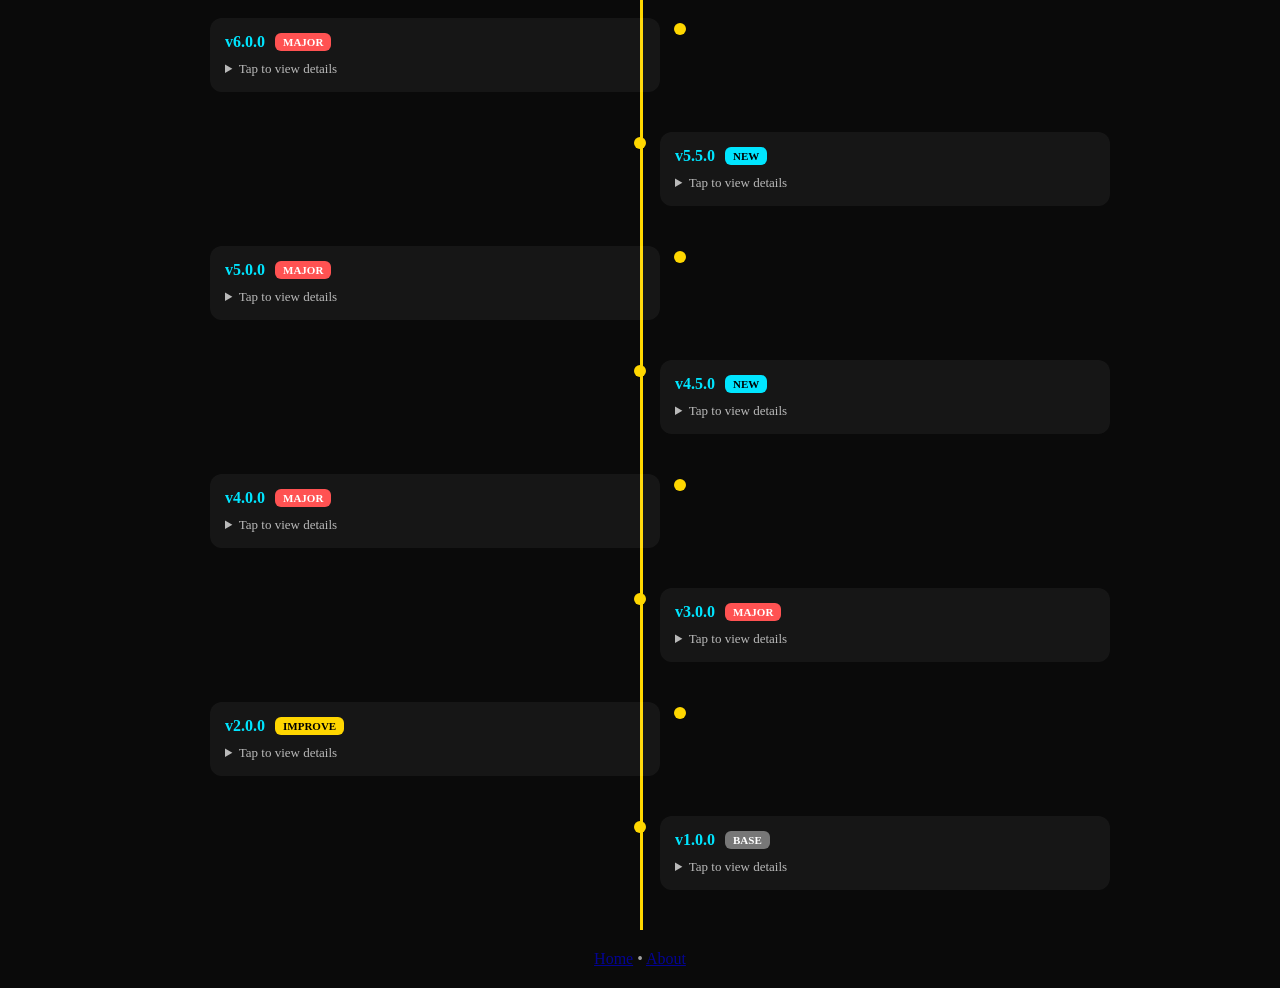
<file: changelog.html>
<!DOCTYPE html>
<html lang="en">
<head>
<meta charset="UTF-8">
<title>Quran Reader+ • Changelog</title>
<meta name="viewport" content="width=device-width, initial-scale=1.0">

<style>
body{
 margin:0;
 font-family:Segoe UI;
 background:#0a0a0a;
 color:#fff;
}

header{
 text-align:center;
 padding:30px;
 background:#000;
}

h1{color:gold}

.timeline{
 position:relative;
 max-width:900px;
 margin:auto;
 padding:20px;
}

.timeline::before{
 content:'';
 position:absolute;
 left:50%;
 width:3px;
 background:gold;
 top:0;
 bottom:0;
}

/* ENTRY */
.entry{
 position:relative;
 width:50%;
 padding:20px;
}

.entry.left{left:0}
.entry.right{left:50%}

.card{
 background:rgba(255,255,255,0.05);
 padding:15px;
 border-radius:12px;
}

.entry::after{
 content:'';
 position:absolute;
 top:25px;
 width:12px;
 height:12px;
 background:gold;
 border-radius:50%;
}

.entry.left::after{right:-6px}
.entry.right::after{left:-6px}

/* HEADER */
.versionHeader{
 display:flex;
 align-items:center;
 gap:10px;
 margin-bottom:10px;
}

.version{
 color:#00e5ff;
 font-weight:bold;
}

/* BADGES */
.badge{
 padding:3px 8px;
 border-radius:6px;
 font-size:11px;
 font-weight:bold;
}

.new{background:#00e5ff;color:#000}
.major{background:#ff5252}
.fix{background:#ffd600;color:#000}
.base{background:#777}

/* DETAILS */
details{
 margin-top:5px;
}

summary{
 cursor:pointer;
 font-size:13px;
 opacity:0.7;
}

details[open] summary{
 opacity:1;
}

/* MOBILE */
@media(max-width:700px){
 .entry{width:100%; left:0}
 .timeline::before{left:10px}
 .entry::after{left:4px}
}

footer{
 text-align:center;
 padding:20px;
 opacity:0.6;
}
</style>
</head>

<body>

<header>
<h1>🆕 Quran Reader+ Changelog</h1>
<p>Detailed version history</p>
</header>

<div class="timeline">

<!-- v6.7.1 -->
<div class="entry left"><div class="card">
<div class="versionHeader"><span class="version">v6.7.1</span><span class="badge new">LATEST</span><span class="badge fix">FEATURE</span></div>
<details open><summary>Tap to view details</summary><ul>
<li>✨ Ask AyahAI shortcut added beside each ayah.</li>
<li>🧭 Ask AyahAI topbar shortcut added.</li>
<li>📖 Selected ayah context passes Surah, ayah number, Arabic, and available translation.</li>
<li>🤖 AyahAI accepts the context and prepares a tafsir question.</li>
<li>🔐 Removed the embedded OpenRouter API key and uses the key entered in Settings.</li>
<li>♻️ Service-worker cache version refreshed.</li>
</ul></details></div></div>

<!-- v6.7.0 -->
<div class="entry left">
<div class="card">

<div class="versionHeader">
<span class="version">v6.7.0</span>
<span class="badge new">LATEST</span>
<span class="badge major">STABLE</span>
</div>

<details open>
<summary>Tap to view details</summary>

<ul>
<li>🏆 Official Stable Release</li>
<li>✨ Complete application stability improvements</li>
<li>🚀 Improved startup reliability</li>
<li>📱 Better mobile responsiveness</li>
<li>💻 Improved desktop compatibility</li>
<li>🎨 UI polish across the application</li>
<li>🕌 Restored and refined intro experience</li>
<li>📖 Improved Qur'an reading experience</li>
<li>🎧 Better audio playback reliability</li>
<li>⚙ Improved settings consistency</li>
<li>📄 Expanded About page</li>
<li>📜 Completed Terms of Use page</li>
<li>🔒 Completed Privacy Policy page</li>
<li>📝 Enhanced Changelog experience</li>
<li>🚀 Improved Updates page</li>
<li>🎉 Better welcome experience</li>
<li>⭐ Bookmark & Favorites groundwork improvements</li>
<li>🎨 Better Kaaba Theme consistency</li>
<li>⚡ Performance optimization</li>
<li>🧹 Code cleanup</li>
<li>🐞 Fixed multiple minor bugs</li>
</ul>

</details>

</div>
</div>


<!-- v6.5.9 -->
<div class="entry right">
<div class="card">

<div class="versionHeader">
<span class="version">v6.5.9</span>
<span class="badge new">NEW</span>
<span class="badge major">MAJOR</span>
</div>

<details open>
<summary>Tap to view details</summary>

<ul>
<li>✨ Introduced Splash + Welcome hybrid system</li>
<li>🕌 Added ICON SPLASH ULTRA (glow, rings, vibration)</li>
<li>🎬 Launch animation upgraded to cinematic level</li>
<li>🎨 Implemented FINAL BOSS animated background</li>
<li>🌌 Added particles, starfield, and light beam effects</li>
<li>📄 Added new pages: splash, welcome, favorites</li>
<li>⚡ Improved loading transitions and flow</li>
<li>🛠 UI consistency improvements across app</li>
<li>📱 Better mobile visual experience</li>
</ul>

</details>

</div>
</div>
 
<!-- v6.5.7 -->
<div class="entry left">
<div class="card">
<div class="versionHeader">
<span class="version">v6.5.7</span>
<span class="badge new">NEW</span>
</div>

<details>
<summary>Tap to view details</summary>
<ul>
<li>Final UI polish across entire app</li>
<li>Improved sidebar responsiveness</li>
<li>Better mobile layout fixes</li>
<li>Minor bug fixes in navigation</li>
</ul>
</details>

</div>
</div>

<!-- v6.5.0 -->
<div class="entry right">
<div class="card">
<div class="versionHeader">
<span class="version">v6.5.0</span>
<span class="badge major">MAJOR</span>
</div>

<details>
<summary>Tap to view details</summary>
<ul>
<li>Kaaba Theme introduced 🕋🕋</li>
<li>Full gold style redesign</li>
<li>Enhanced UI depth and gradients</li>
<li>Improved settings integration</li>
</ul>
</details>

</div>
</div>

<!-- v6.0.0 -->
<div class="entry left">
<div class="card">
<div class="versionHeader">
<span class="version">v6.0.0</span>
<span class="badge major">MAJOR</span>
</div>

<details>
<summary>Tap to view details</summary>
<ul>
<li>Complete UI redesign</li>
<li>Improved layout system</li>
<li>Better performance optimization</li>
<li>Modernized structure</li>
</ul>
</details>

</div>
</div>

<!-- v5.5.0 -->
<div class="entry right">
<div class="card">
<div class="versionHeader">
<span class="version">v5.5.0</span>
<span class="badge new">NEW</span>
</div>

<details>
<summary>Tap to view details</summary>
<ul>
<li>Favorites system added ⭐</li>
<li>Bookmarking ayahs</li>
<li>Quick access improvements</li>
</ul>
</details>

</div>
</div>

<!-- v5.0.0 -->
<div class="entry left">
<div class="card">
<div class="versionHeader">
<span class="version">v5.0.0</span>
<span class="badge major">MAJOR</span>
</div>

<details>
<summary>Tap to view details</summary>
<ul>
<li>Audio system upgrade 🎧</li>
<li>Better playback controls</li>
<li>Improved reciter handling</li>
</ul>
</details>

</div>
</div>

<!-- v4.5.0 -->
<div class="entry right">
<div class="card">
<div class="versionHeader">
<span class="version">v4.5.0</span>
<span class="badge new">NEW</span>
</div>

<details>
<summary>Tap to view details</summary>
<ul>
<li>Tajweed toggle introduced 🧠</li>
<li>Color highlighting system</li>
<li>Better Arabic rendering</li>
</ul>
</details>

</div>
</div>

<!-- v4.0.0 -->
<div class="entry left">
<div class="card">
<div class="versionHeader">
<span class="version">v4.0.0</span>
<span class="badge major">MAJOR</span>
</div>

<details>
<summary>Tap to view details</summary>
<ul>
<li>Settings panel added ⚙</li>
<li>Theme switching enabled</li>
<li>UI customization started</li>
</ul>
</details>

</div>
</div>

<!-- v3.0.0 -->
<div class="entry right">
<div class="card">
<div class="versionHeader">
<span class="version">v3.0.0</span>
<span class="badge major">MAJOR</span>
</div>

<details>
<summary>Tap to view details</summary>
<ul>
<li>Audio reciters introduced</li>
<li>Playback system added</li>
<li>Basic audio controls</li>
</ul>
</details>

</div>
</div>

<!-- v2.0.0 -->
<div class="entry left">
<div class="card">
<div class="versionHeader">
<span class="version">v2.0.0</span>
<span class="badge fix">IMPROVE</span>
</div>

<details>
<summary>Tap to view details</summary>
<ul>
<li>Improved navigation system</li>
<li>Better layout stability</li>
<li>Performance enhancements</li>
</ul>
</details>

</div>
</div>

<!-- v1.0.0 -->
<div class="entry right">
<div class="card">
<div class="versionHeader">
<span class="version">v1.0.0</span>
<span class="badge base">BASE</span>
</div>

<details>
<summary>Tap to view details</summary>
<ul>
<li>Initial release</li>
<li>Basic Qur’an reading</li>
<li>Simple UI layout</li>
<li>Core functionality setup</li>
</ul>
</details>

</div>
</div>

</div>

<footer>
<a href="index.html">Home</a> • 
<a href="about.html">About</a>
</footer>

</body>
</html>
</file>
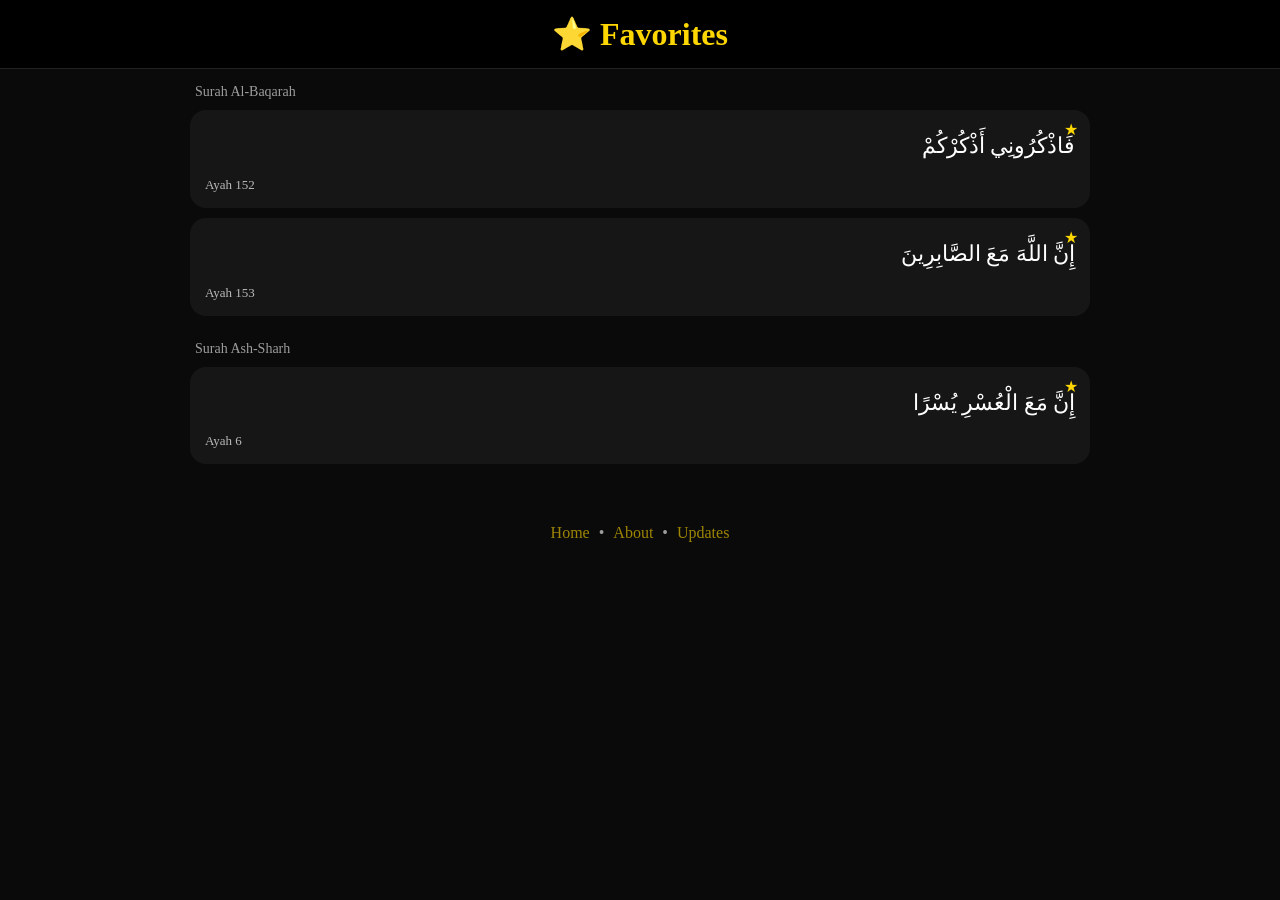
<file: favorites.html>
<!DOCTYPE html>
<html lang="en">
<head>
<meta charset="UTF-8">
<title>Quran Reader+ • Favorites</title>
<meta name="viewport" content="width=device-width, initial-scale=1.0">

<style>
body{
 margin:0;
 font-family:Segoe UI;
 background:#0a0a0a;
 color:#fff;
}

/* HEADER */
header{
 position:sticky;
 top:0;
 background:#000;
 padding:15px;
 text-align:center;
 border-bottom:1px solid #222;
 z-index:10;
}

h1{
 margin:0;
 color:gold;
}

/* CONTAINER */
.container{
 max-width:900px;
 margin:auto;
 padding:15px;
}

/* SURAH GROUP */
.group{
 margin-bottom:25px;
}

.groupTitle{
 font-size:14px;
 opacity:0.6;
 margin-bottom:10px;
 padding-left:5px;
}

/* CARD LINK */
.favLink{
 text-decoration:none;
 color:inherit;
}

/* CARD */
.card{
 background:rgba(255,255,255,0.05);
 border-radius:16px;
 padding:15px;
 margin-bottom:10px;
 transition:0.3s;
 position:relative;
}

.card:hover{
 background:rgba(255,255,255,0.08);
 transform:translateY(-3px);
}

/* STAR */
.star{
 position:absolute;
 top:10px;
 right:12px;
 color:gold;
 font-size:16px;
}

/* AYAH */
.ayah{
 font-size:22px;
 line-height:1.9;
 text-align:right;
 margin-bottom:10px;
}

/* META */
.meta{
 font-size:13px;
 opacity:0.7;
}

/* EMPTY STATE */
.empty{
 text-align:center;
 margin-top:80px;
 opacity:0.5;
}

.empty h2{
 color:gold;
}

/* FOOTER */
footer{
 text-align:center;
 padding:20px;
 opacity:0.6;
}

footer a{
 color:gold;
 text-decoration:none;
 margin:0 5px;
}
</style>
</head>

<body>

<header>
<h1>⭐ Favorites</h1>
</header>

<div class="container">

<!-- GROUP: AL-BAQARAH -->
<div class="group">
<div class="groupTitle">Surah Al-Baqarah</div>

<a href="index.html#2:152" class="favLink">
<div class="card">
<div class="star">★</div>
<div class="ayah">فَاذْكُرُونِي أَذْكُرْكُمْ</div>
<div class="meta">Ayah 152</div>
</div>
</a>

<a href="index.html#2:153" class="favLink">
<div class="card">
<div class="star">★</div>
<div class="ayah">إِنَّ اللَّهَ مَعَ الصَّابِرِينَ</div>
<div class="meta">Ayah 153</div>
</div>
</a>

</div>

<!-- GROUP: ASH-SHARH -->
<div class="group">
<div class="groupTitle">Surah Ash-Sharh</div>

<a href="index.html#94:6" class="favLink">
<div class="card">
<div class="star">★</div>
<div class="ayah">إِنَّ مَعَ الْعُسْرِ يُسْرًا</div>
<div class="meta">Ayah 6</div>
</div>
</a>

</div>

<!-- EMPTY STATE (USE WHEN NO DATA) -->
<!--
<div class="empty">
<h2>No Favorites Yet ⭐</h2>
<p>Start adding ayahs to see them here</p>
</div>
-->

</div>

<footer>
<a href="index.html">Home</a> •
<a href="about.html">About</a> •
<a href="updates.html">Updates</a>
</footer>

</body>
</html>
</file>
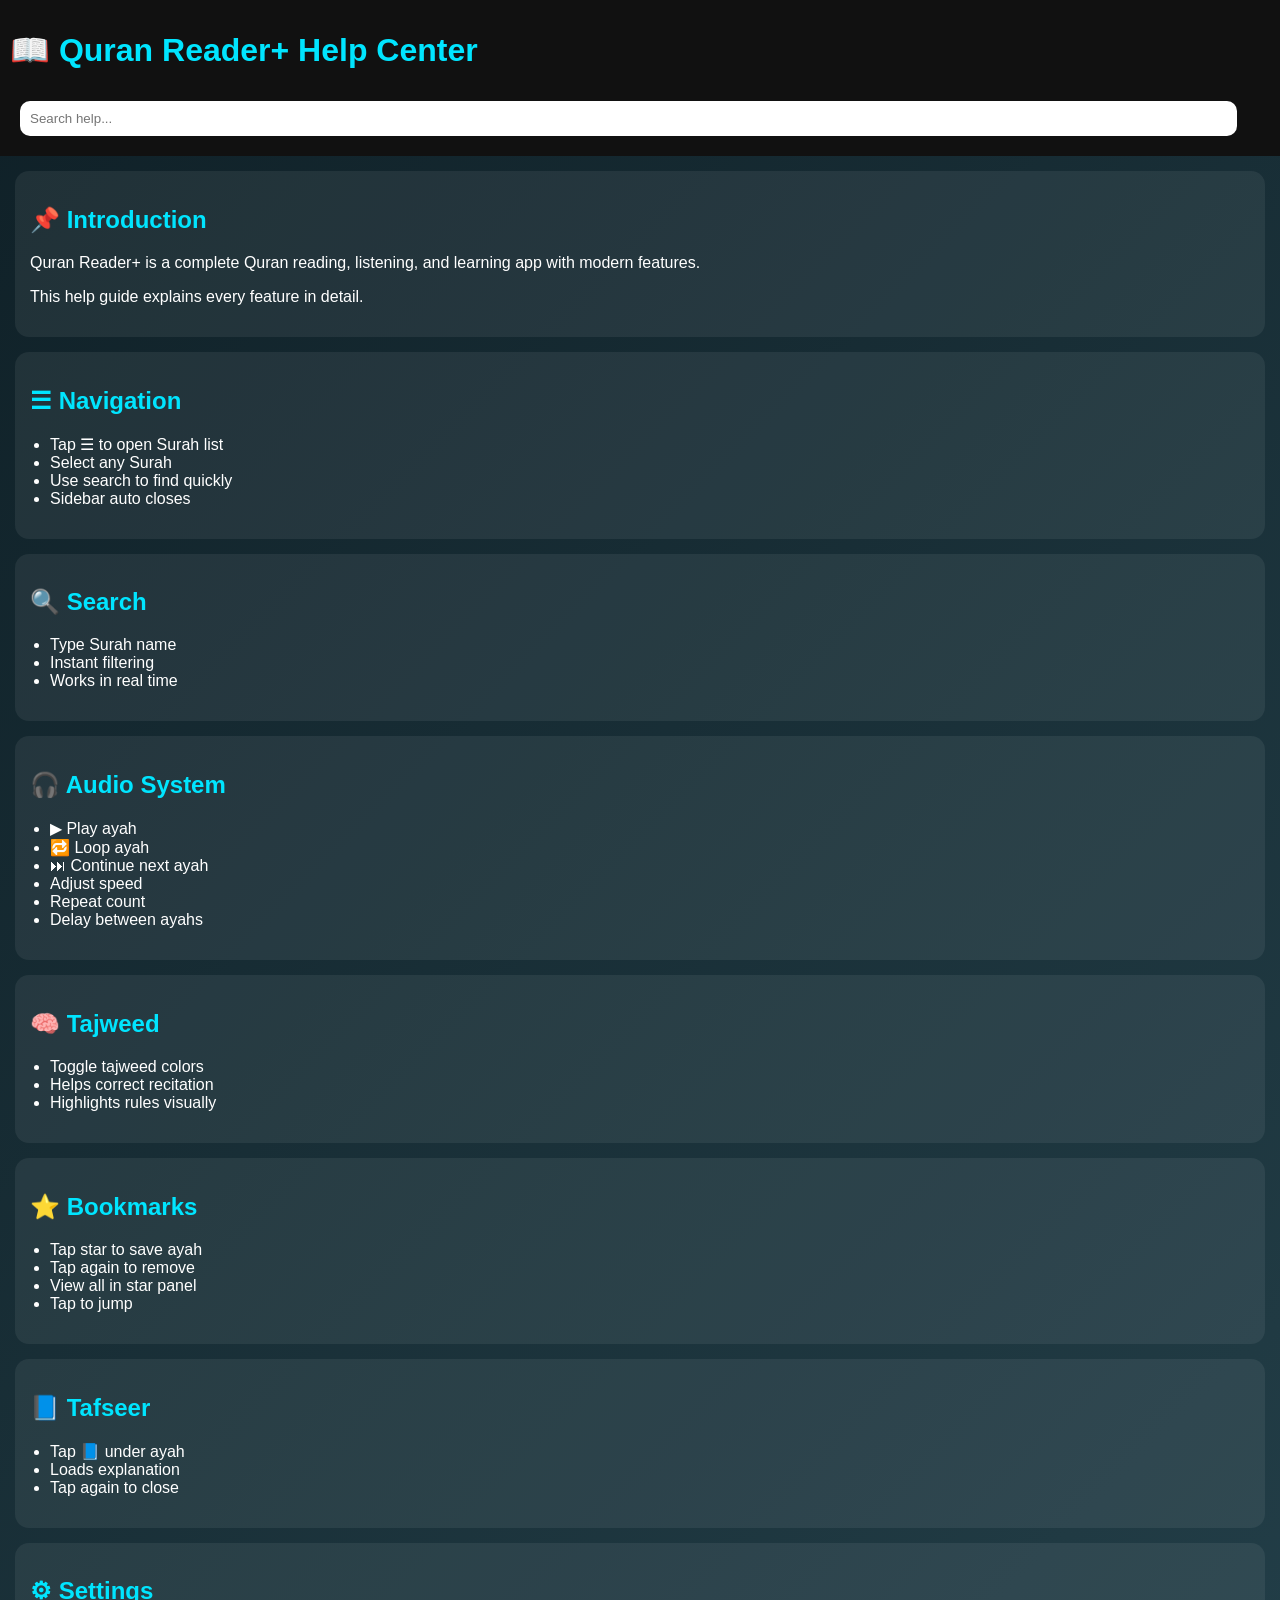
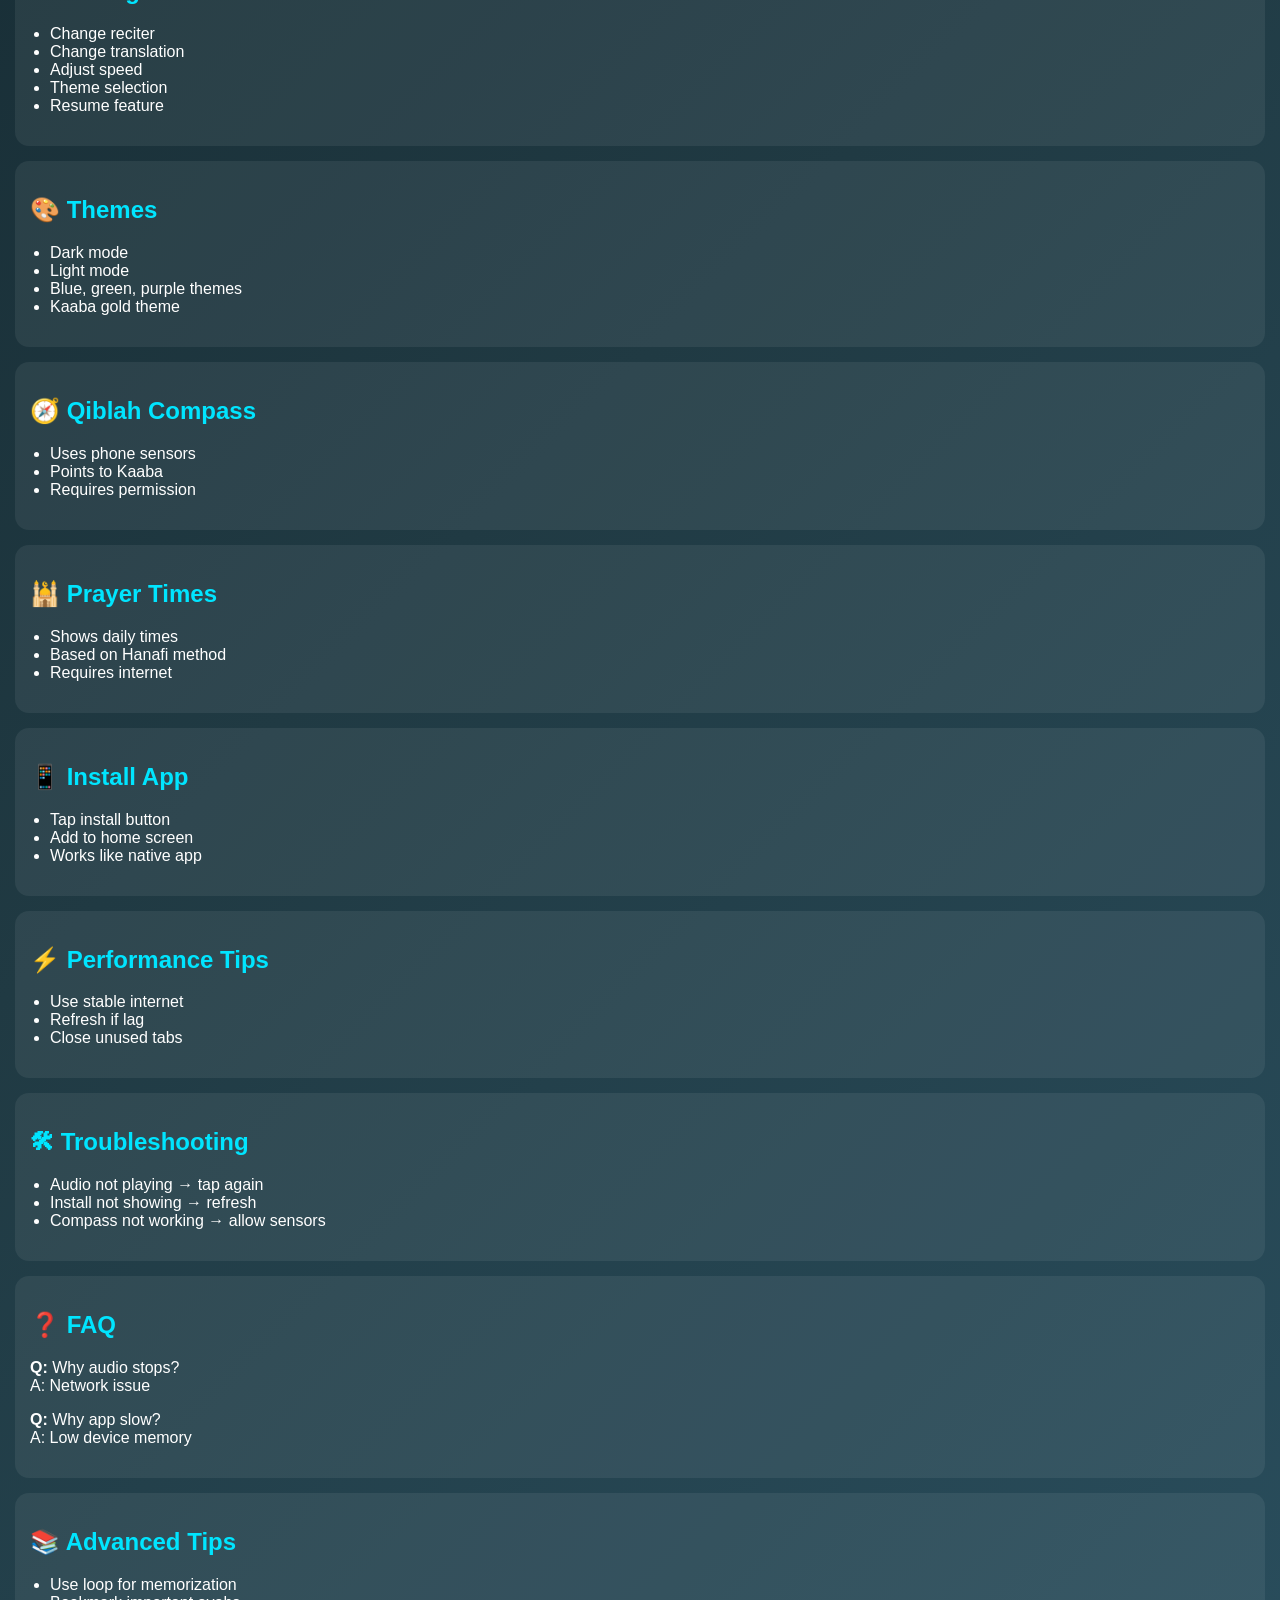
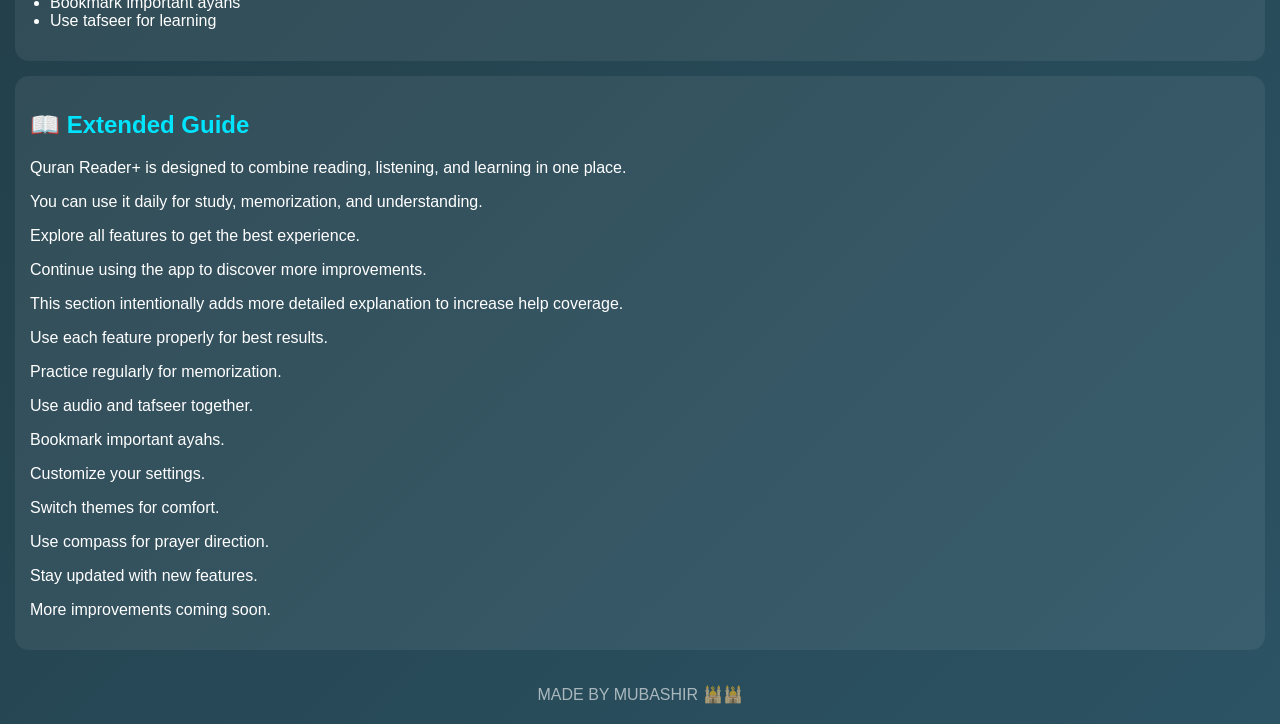
<file: help.html>
<!DOCTYPE html>
<html>
<head>
<meta name="viewport" content="width=device-width, initial-scale=1.0">
<title>Quran Reader+ Help Center</title>

<style>
body{
 margin:0;
 font-family:sans-serif;
 background:linear-gradient(135deg,#0f2027,#203a43,#2c5364);
 color:white;
}

.top{
 position:sticky;
 top:0;
 background:#111;
 padding:10px;
 z-index:10;
}

input{
 width:95%;
 padding:10px;
 margin:10px;
 border-radius:10px;
 border:none;
}

.section{
 margin:15px;
 padding:15px;
 background:#ffffff11;
 border-radius:14px;
}

h1,h2{
 color:#00e5ff;
}

ul{
 padding-left:20px;
}

.footer{
 text-align:center;
 padding:20px;
 opacity:0.6;
}
</style>
</head>

<body>

<div class="top">
<h1>📖 Quran Reader+ Help Center</h1>
<input placeholder="Search help..." oninput="searchHelp(this.value)">
</div>

<div id="content">

<!-- INTRO -->
<div class="section">
<h2>📌 Introduction</h2>
<p>Quran Reader+ is a complete Quran reading, listening, and learning app with modern features.</p>
<p>This help guide explains every feature in detail.</p>
</div>

<!-- NAVIGATION -->
<div class="section">
<h2>☰ Navigation</h2>
<ul>
<li>Tap ☰ to open Surah list</li>
<li>Select any Surah</li>
<li>Use search to find quickly</li>
<li>Sidebar auto closes</li>
</ul>
</div>

<!-- SEARCH -->
<div class="section">
<h2>🔍 Search</h2>
<ul>
<li>Type Surah name</li>
<li>Instant filtering</li>
<li>Works in real time</li>
</ul>
</div>

<!-- AUDIO -->
<div class="section">
<h2>🎧 Audio System</h2>
<ul>
<li>▶ Play ayah</li>
<li>🔁 Loop ayah</li>
<li>⏭ Continue next ayah</li>
<li>Adjust speed</li>
<li>Repeat count</li>
<li>Delay between ayahs</li>
</ul>
</div>

<!-- TAJWEED -->
<div class="section">
<h2>🧠 Tajweed</h2>
<ul>
<li>Toggle tajweed colors</li>
<li>Helps correct recitation</li>
<li>Highlights rules visually</li>
</ul>
</div>

<!-- STAR -->
<div class="section">
<h2>⭐ Bookmarks</h2>
<ul>
<li>Tap star to save ayah</li>
<li>Tap again to remove</li>
<li>View all in star panel</li>
<li>Tap to jump</li>
</ul>
</div>

<!-- TAFSEER -->
<div class="section">
<h2>📘 Tafseer</h2>
<ul>
<li>Tap 📘 under ayah</li>
<li>Loads explanation</li>
<li>Tap again to close</li>
</ul>
</div>

<!-- SETTINGS -->
<div class="section">
<h2>⚙ Settings</h2>
<ul>
<li>Change reciter</li>
<li>Change translation</li>
<li>Adjust speed</li>
<li>Theme selection</li>
<li>Resume feature</li>
</ul>
</div>

<!-- THEMES -->
<div class="section">
<h2>🎨 Themes</h2>
<ul>
<li>Dark mode</li>
<li>Light mode</li>
<li>Blue, green, purple themes</li>
<li>Kaaba gold theme</li>
</ul>
</div>

<!-- COMPASS -->
<div class="section">
<h2>🧭 Qiblah Compass</h2>
<ul>
<li>Uses phone sensors</li>
<li>Points to Kaaba</li>
<li>Requires permission</li>
</ul>
</div>

<!-- PRAYER -->
<div class="section">
<h2>🕌 Prayer Times</h2>
<ul>
<li>Shows daily times</li>
<li>Based on Hanafi method</li>
<li>Requires internet</li>
</ul>
</div>

<!-- INSTALL -->
<div class="section">
<h2>📱 Install App</h2>
<ul>
<li>Tap install button</li>
<li>Add to home screen</li>
<li>Works like native app</li>
</ul>
</div>

<!-- PERFORMANCE -->
<div class="section">
<h2>⚡ Performance Tips</h2>
<ul>
<li>Use stable internet</li>
<li>Refresh if lag</li>
<li>Close unused tabs</li>
</ul>
</div>

<!-- TROUBLESHOOT -->
<div class="section">
<h2>🛠 Troubleshooting</h2>
<ul>
<li>Audio not playing → tap again</li>
<li>Install not showing → refresh</li>
<li>Compass not working → allow sensors</li>
</ul>
</div>

<!-- FAQ -->
<div class="section">
<h2>❓ FAQ</h2>
<p><b>Q:</b> Why audio stops?<br>A: Network issue</p>
<p><b>Q:</b> Why app slow?<br>A: Low device memory</p>
</div>

<!-- ADVANCED -->
<div class="section">
<h2>📚 Advanced Tips</h2>
<ul>
<li>Use loop for memorization</li>
<li>Bookmark important ayahs</li>
<li>Use tafseer for learning</li>
</ul>
</div>

<!-- EXTRA LONG CONTENT -->
<div class="section">
<h2>📖 Extended Guide</h2>
<p>Quran Reader+ is designed to combine reading, listening, and learning in one place.</p>
<p>You can use it daily for study, memorization, and understanding.</p>
<p>Explore all features to get the best experience.</p>
<p>Continue using the app to discover more improvements.</p>
<p>This section intentionally adds more detailed explanation to increase help coverage.</p>
<p>Use each feature properly for best results.</p>
<p>Practice regularly for memorization.</p>
<p>Use audio and tafseer together.</p>
<p>Bookmark important ayahs.</p>
<p>Customize your settings.</p>
<p>Switch themes for comfort.</p>
<p>Use compass for prayer direction.</p>
<p>Stay updated with new features.</p>
<p>More improvements coming soon.</p>
</div>

<div class="footer">
MADE BY MUBASHIR 🕌🕌
</div>

</div>

<script>
function searchHelp(q){
q=q.toLowerCase();
document.querySelectorAll(".section").forEach(s=>{
s.style.display=s.innerText.toLowerCase().includes(q)?"block":"none";
});
}
</script>

</body>
</html>
</file>
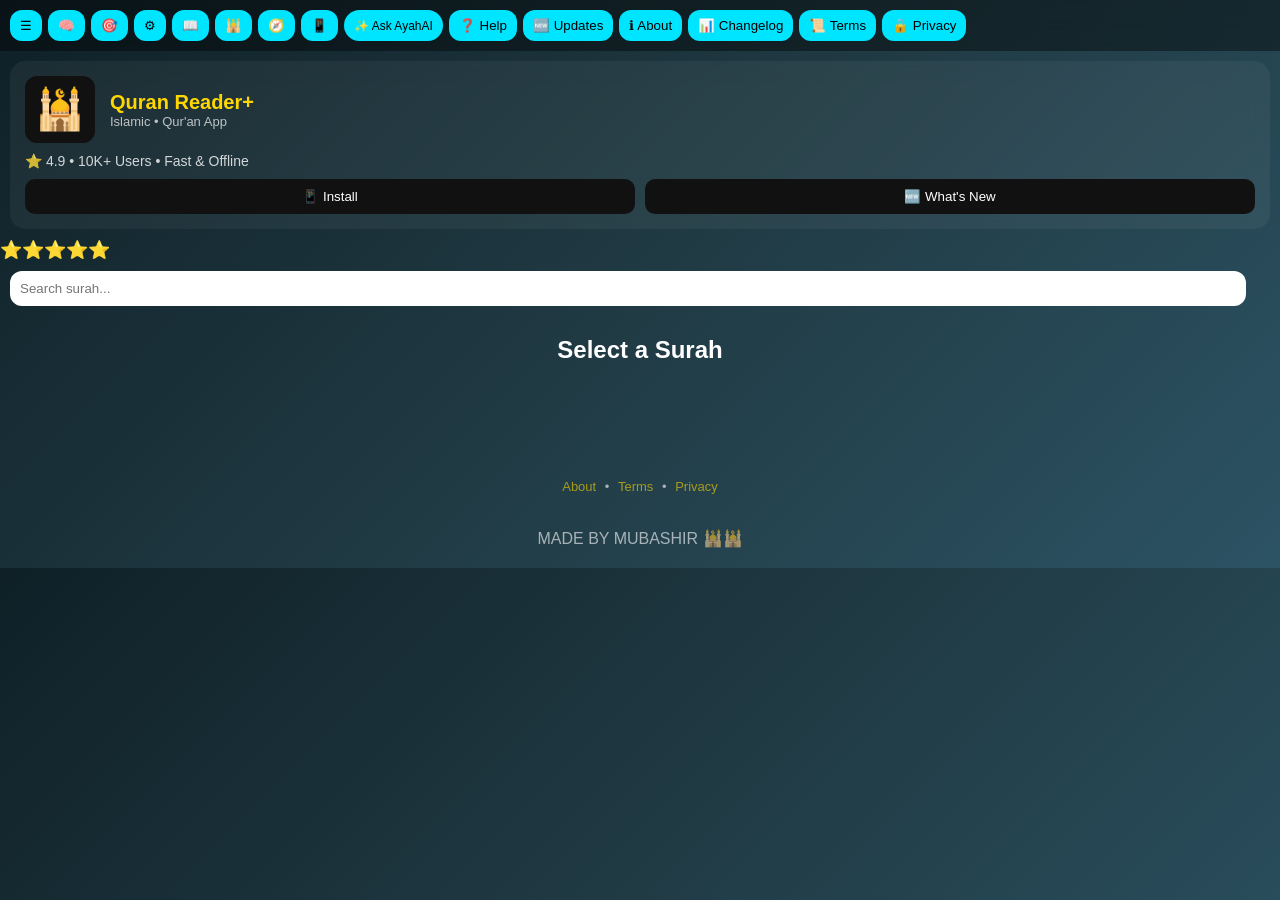
<file: home.html>
<!DOCTYPE html>
<html>
<head>
<meta name="viewport" content="width=device-width, initial-scale=1.0">
<title>Quran Reader+ – Read, Listen & Learn Quran</title>

<meta property="og:title" content="Quran Reader+ – Quran Reader App">
<meta name="twitter:title" content="Quran Reader+ – Quran Reader App">
 <meta name="description" content="Quran Reader+ is a modern Quran app with audio recitation, tafseer, bookmarks, tajweed colors, and prayer tools. Read, listen, and learn easily.">
  <meta property="og:description" content="Read and listen to the Holy Quran with tafseer, bookmarks, tajweed, and smart features in Quran Reader+.">

<link rel="stylesheet" href="style.css">
<link rel="manifest" href="manifest.json">
<link rel="icon" href="icon.png">
<link rel="apple-touch-icon" href="icon.png">
</head>

<body>

<!-- OVERLAY -->
<div id="overlay" onclick="closePanels()"></div>

<!-- TOP BAR -->
<div class="top">
 <button onclick="toggleSidebar()">☰</button>
 <button onclick="toggleTajweed()">🧠</button>
 <button onclick="openGoto()">🎯</button>
 <button onclick="openSettings()">⚙</button>
 <button onclick="showLegend()">📖</button>
 <button onclick="getNamaz()">🕌</button>
 <button onclick="openCompass()">🧭</button>
 <button onclick="installApp()">📱</button>
 <button class="ask-ayahai-top" onclick="window.open('https://supermanmubashir-png.github.io/AyahAI/home.html','_blank')">✨ Ask AyahAI</button>
<a href="help.html" target="_blank">
<button>❓ Help</button>
</a>
 <button onclick="window.open('updates.html')">🆕 Updates</button>
 <a href="about.html" target="_blank">
  <button>ℹ About</button>
</a>
 <a href="changelog.html" target="_blank">
  <button>📊 Changelog</button>
</a>

 <a href="terms.html" target="_blank">
  <button>📜 Terms</button>
</a>

<a href="privacy.html" target="_blank">
  <button>🔒 Privacy</button>
</a>
</div>

<div class="appStoreCard">

  <div class="appHeader">
    <div class="appIcon">🕌</div>

    <div>
      <div class="appName">Quran Reader+</div>
      <div class="appMeta">Islamic • Qur'an App</div>
    </div>
  </div>

  <div class="appStats">
    ⭐ 4.9 • 10K+ Users • Fast & Offline
  </div>

  <div class="appButtons">
    <button onclick="installApp()">📱 Install</button>
    <button onclick="window.open('updates.html')">🆕 What's New</button>
  </div>

</div>
 <div class="ratingBar">
⭐⭐⭐⭐⭐
</div>
 
<!-- SEARCH -->
<input placeholder="Search surah..." oninput="searchSurah(this.value)">

<!-- SIDEBAR -->
<div id="sidebar"></div>

<!-- MAIN CONTENT -->
<div id="content">
 <h2 style="text-align:center;">Select a Surah</h2>
</div>

<!-- SETTINGS PANEL -->
<div id="settings" class="panel">
<h3>Settings</h3>

<!-- AUDIO -->
<h4>Audio</h4>
<label>Reciter</label>
<select id="reciterSelect">
 <option value="ar.alafasy">Alafasy</option>
 <option value="ar.abdurrahmaansudais">Sudais</option>
</select>

<label>Speed</label>
<input type="range" min="0.5" max="2" step="0.25" id="speed">

<label>Pause Between Ayahs</label>
<input type="range" min="0" max="5" id="pause">

<label>Repeat Count</label>
<input type="number" min="1" max="10" id="repeat">

<!-- TRANSLATION -->
<h4>Translation</h4>
<select id="translationSelect">
 <option value="en.asad">Asad</option>
 <option value="en.sahih">Sahih</option>
 <option value="ur.jalandhry">Urdu</option>
</select>

<label>Show Translation</label>
<input type="checkbox" id="toggleTranslation" checked>

<!-- TAJWEED -->
<h4>Tajweed</h4>
<label>Enable</label>
<input type="checkbox" id="tajweedToggle" checked>

<label>Intensity</label>
<input type="range" min="1" max="5" id="tajweedIntensity">

<!-- UI -->
<h4>UI</h4>
<label>Theme</label>
Theme:
<select id="themeSelect">
<option value="theme-dark">Dark</option>
<option value="theme-light">Light</option>
<option value="theme-blue">Blue</option>
<option value="theme-green">Green</option>
<option value="theme-purple">Purple</option>
<option value="theme-gold">Gold</option>
</select>

<label>Arabic Font Size</label>
<input type="range" min="18" max="40" id="fontSize">

 <label style="display:block; margin:10px 0;">
  <input type="checkbox" id="introToggle">
  Disable Intro Splash
</label>

<!-- BOOKMARK -->
<h4>Progress</h4>
<button onclick="resume()">Resume Last</button>

<button onclick="closePanels()">Close</button>
</div>

<!-- GOTO PANEL -->
<div id="goto" class="panel">
<h3>Go To</h3>
Surah: <input id="suraInput"><br><br>
Ayah: <input id="ayahInput"><br><br>
<button onclick="goToAyah()">Go</button>
<button onclick="closePanels()">Close</button>
</div>

<!-- LEGEND -->
<div id="legend" class="panel">
<h3>Tajweed Legend</h3>
<p class="madd">Madd</p>
<p class="qalqala">Qalqalah</p>
<p class="ikhfa">Ikhfa</p>
<p class="idgham">Idgham</p>
<p class="iqlab">Iqlab</p>
<p class="noon">Noon</p>
<p class="meem">Meem</p>
<p class="ghunnah">Ghunnah</p>
<button onclick="closePanels()">Close</button>
</div>

<!-- COMPASS -->
<div id="compassPanel" class="panel">
<h3>Qiblah Compass</h3>
<div id="compass">
 <div id="needle"></div>
</div>
<button onclick="closePanels()">Close</button>
</div>


 <div class="appFooter">
  <a href="about.html">About</a> •
  <a href="terms.html">Terms</a> •
  <a href="privacy.html">Privacy</a>
</div>
 
<!-- FOOTER -->
<div class="footer">
 MADE BY MUBASHIR 🕌🕌
</div>

<script src="app.js"></script>
</body>
</html>
</file>
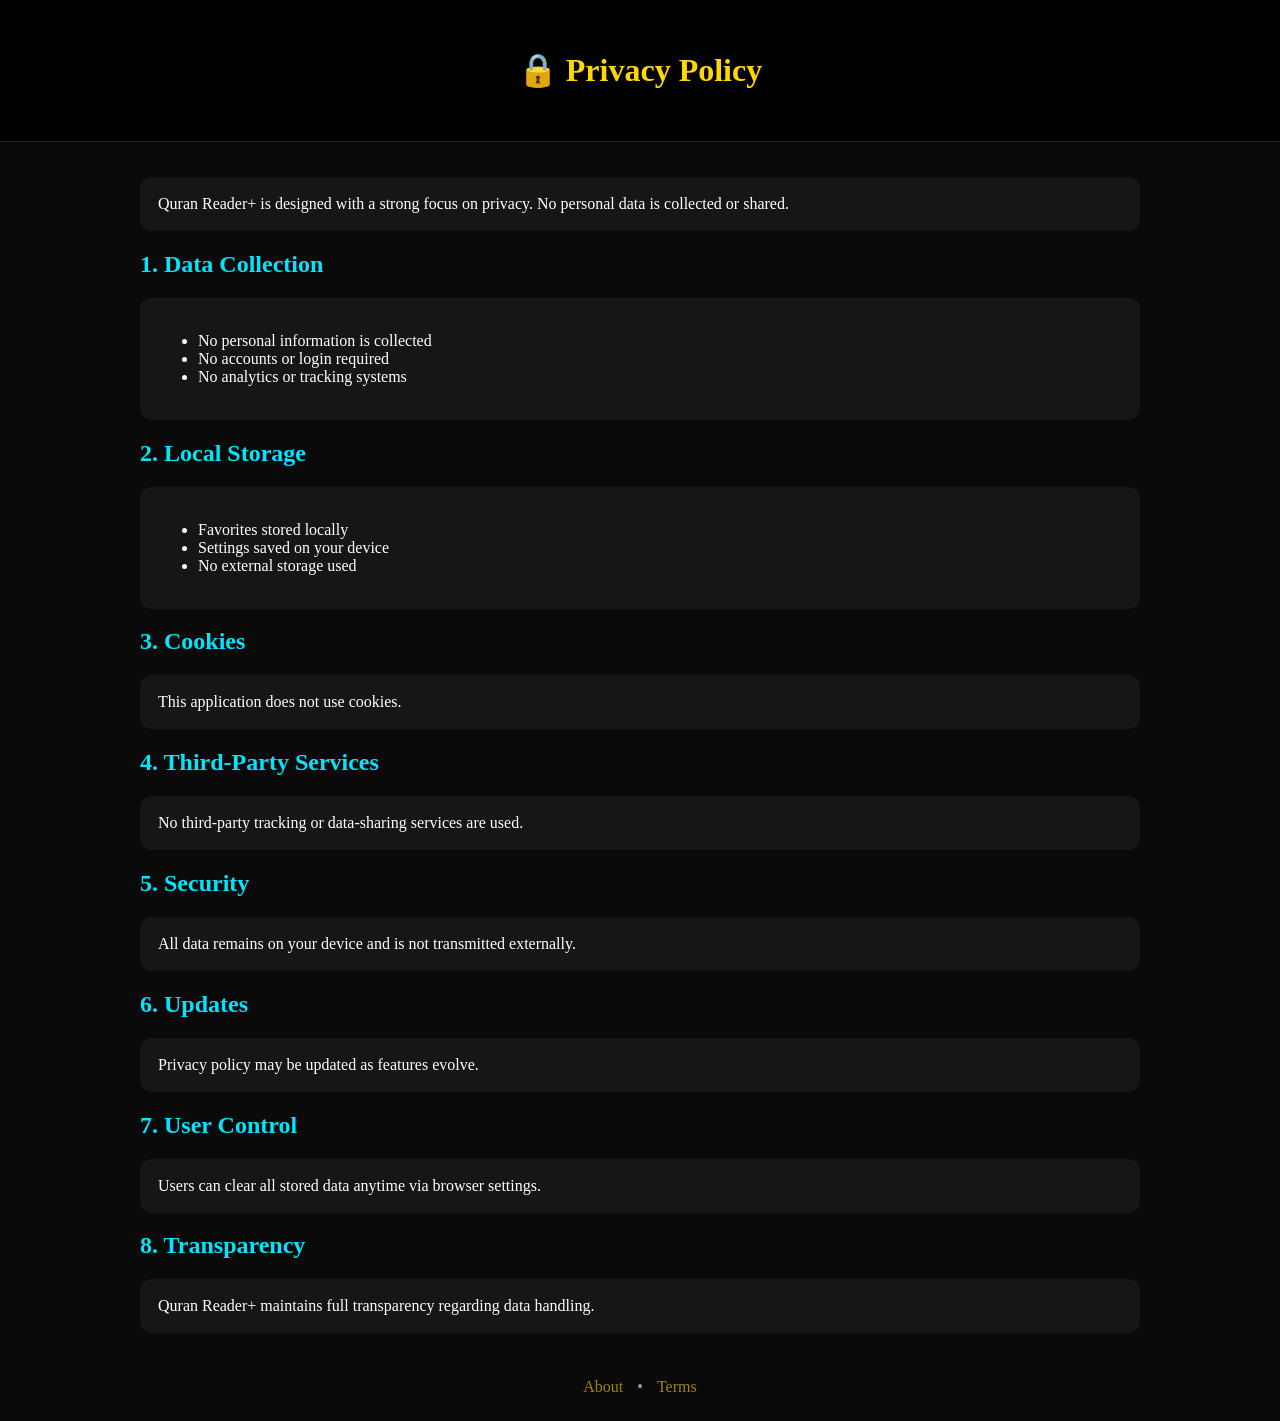
<file: privacy.html>
<!DOCTYPE html>
<html lang="en">
<head>
<meta charset="UTF-8">
<title>Quran Reader+ • Privacy</title>
<meta name="viewport" content="width=device-width, initial-scale=1.0">

<style>
body{font-family:Segoe UI;background:#0a0a0a;color:#fff;margin:0}
header{text-align:center;padding:30px;background:#000;border-bottom:1px solid #222}
h1{color:gold}
.section{padding:20px;max-width:1000px;margin:auto}
.card{background:rgba(255,255,255,0.05);padding:18px;border-radius:12px;margin-top:15px}
h2{color:#00e5ff}
footer{text-align:center;padding:25px;opacity:0.6}
a{color:gold;text-decoration:none;margin:0 10px}
</style>
</head>

<body>

<header>
<h1>🔒 Privacy Policy</h1>
</header>

<div class="section">

<div class="card">
Quran Reader+ is designed with a strong focus on privacy. No personal data is collected or shared.
</div>

<h2>1. Data Collection</h2>
<div class="card">
<ul>
<li>No personal information is collected</li>
<li>No accounts or login required</li>
<li>No analytics or tracking systems</li>
</ul>
</div>

<h2>2. Local Storage</h2>
<div class="card">
<ul>
<li>Favorites stored locally</li>
<li>Settings saved on your device</li>
<li>No external storage used</li>
</ul>
</div>

<h2>3. Cookies</h2>
<div class="card">
This application does not use cookies.
</div>

<h2>4. Third-Party Services</h2>
<div class="card">
No third-party tracking or data-sharing services are used.
</div>

<h2>5. Security</h2>
<div class="card">
All data remains on your device and is not transmitted externally.
</div>

<h2>6. Updates</h2>
<div class="card">
Privacy policy may be updated as features evolve.
</div>

<h2>7. User Control</h2>
<div class="card">
Users can clear all stored data anytime via browser settings.
</div>

<h2>8. Transparency</h2>
<div class="card">
Quran Reader+ maintains full transparency regarding data handling.
</div>

</div>

<footer>
<a href="about.html">About</a> • 
<a href="terms.html">Terms</a>
</footer>

</body>
</html>
</file>
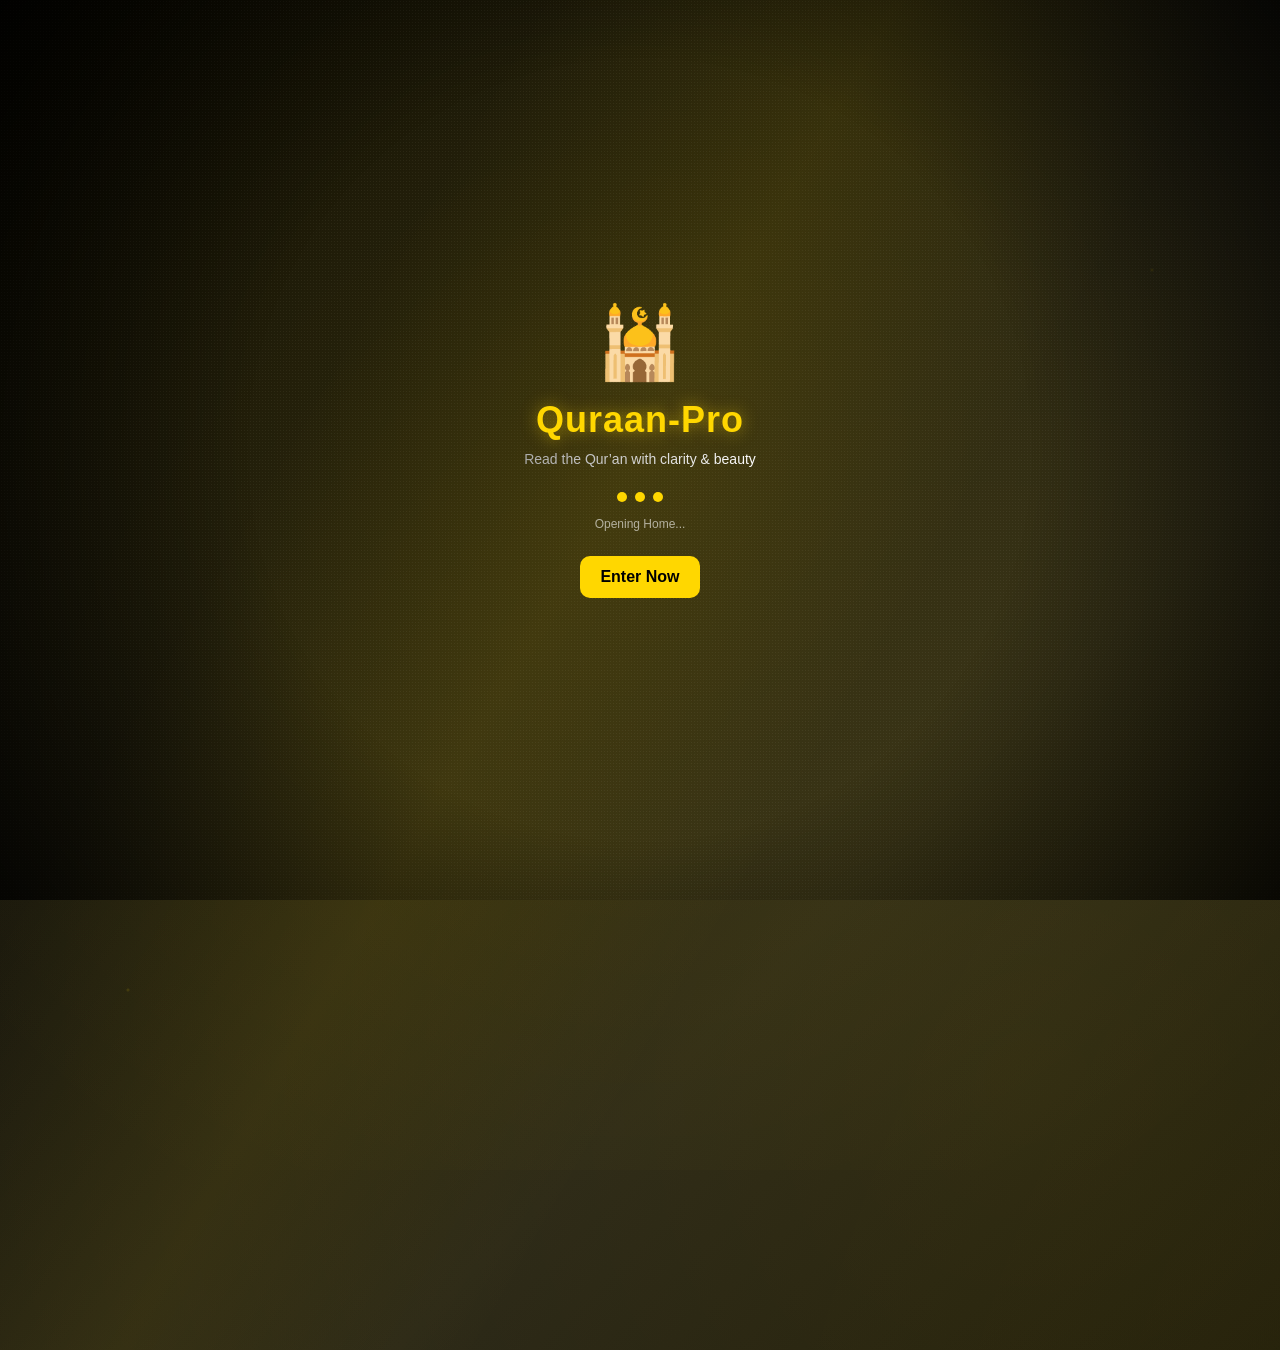
<file: splash.html>
<!DOCTYPE html>
<html lang="en">
<head>
<script>
  // Check intro setting
  if (localStorage.getItem("introDisabled") === "true") {
    window.location.href = "home.html";
  }
</script>

  <script>
setTimeout(()=>{
  window.location.href="home.html";
}, 1500);
</script>

  <script>
setTimeout(() => {
  // If splash fails, force open app
  if (!window.location.href.includes("home.html")) {
    window.location.replace("home.html");
  }
}, 3000);
</script>
   
   <link rel="icon" href="icon.png" type="image/png">
<link rel="shortcut icon" href="icon.png" type="image/png">
<meta property="og:title" content="Quraan Pro – Quran Reader App">
<meta name="twitter:title" content="Quraan Pro – Quran Reader App">
 <meta name="description" content="Quraan Pro is a modern Quran app with audio recitation, tafseer, bookmarks, tajweed colors, and prayer tools. Read, listen, and learn easily.">
  <meta property="og:description" content="Read and listen to the Holy Quran with tafseer, bookmarks, tajweed, and smart features in Quraan Pro.">
<link rel="icon" sizes="32x32" href="icon.png">
<link rel="icon" sizes="192x192" href="icon.png">
<link rel="apple-touch-icon" href="icon.png">
   
<meta charset="UTF-8">
<title>Quraan-Pro</title>

<!-- AUTO REDIRECT -->
<meta http-equiv="refresh" content="4;url=home.html">

<meta name="viewport" content="width=device-width, initial-scale=1.0">

<style>
/* =========================
   ICON SPLASH FINAL
========================= */
.iconSplash{
 position:fixed;
 inset:0;
 background:#000;
 display:flex;
 align-items:center;
 justify-content:center;
 z-index:9999;

 animation:fadeOut 2.8s ease forwards;
}

/* WRAPPER */
.iconWrap{
 position:relative;
 display:flex;
 flex-direction:column;
 align-items:center;
 justify-content:center;
}

/* ICON */
.iconWrap img{
 width:130px;
 height:130px;

 animation:iconEntry 1.2s ease, vibrate 0.3s linear 3;
 filter:drop-shadow(0 0 35px rgba(255,215,0,0.8));
}

/* ICON ENTRY */
@keyframes iconEntry{
 0%{
  transform:scale(0) rotate(-25deg);
  opacity:0;
 }
 60%{
  transform:scale(1.35) rotate(5deg);
 }
 100%{
  transform:scale(1) rotate(0);
  opacity:1;
 }
}

/* VIBRATION (SUBTLE) */
@keyframes vibrate{
 0%{transform:translate(0)}
 25%{transform:translate(1px,-1px)}
 50%{transform:translate(-1px,1px)}
 75%{transform:translate(1px,1px)}
 100%{transform:translate(0)}
}

/* APP NAME */
.appName{
 margin-top:15px;
 font-size:22px;
 color:gold;
 letter-spacing:1px;

 animation:fadeIn 1.5s ease;

 text-shadow:
 0 0 5px rgba(255,215,0,0.6),
 0 0 15px rgba(255,215,0,0.4),
 0 0 25px rgba(255,215,0,0.2);
}

/* RINGS */
.ring{
 position:absolute;
 width:220px;
 height:220px;
 border:2px solid rgba(255,215,0,0.4);
 border-radius:50%;
 animation:ringPulse 2s infinite;
}

.ring2{
 animation-delay:1s;
}

/* RING ANIMATION */
@keyframes ringPulse{
 0%{
  transform:scale(0.6);
  opacity:0.6;
 }
 100%{
  transform:scale(1.6);
  opacity:0;
 }
}

/* FADE IN */
@keyframes fadeIn{
 from{opacity:0}
 to{opacity:1}
}

/* FADE OUT */
@keyframes fadeOut{
 0%{opacity:1}
 85%{opacity:1}
 100%{
  opacity:0;
  visibility:hidden;
 }
}
/* BASE */

/* BODY */
/* =========================
   FINAL BOSS BACKGROUND
========================= */

body{
 margin:0;
 height:100vh;
 display:flex;
 align-items:center;
 justify-content:center;
 font-family:Segoe UI, sans-serif;
 color:#fff;
 overflow:hidden;

 /* MULTI LAYER BACKGROUND */
 background:
 radial-gradient(circle at 20% 30%, rgba(255,215,0,0.12), transparent 40%),
 radial-gradient(circle at 80% 70%, rgba(255,215,0,0.08), transparent 40%),
 radial-gradient(circle at 50% 50%, rgba(255,215,0,0.05), transparent 60%),
 linear-gradient(-45deg,#000,#0a0a0a,#111,#000,#1a1a1a,#000);

 background-size:400% 400%;
 animation:bgFlow 15s ease infinite;
}

/* FLOW */
@keyframes bgFlow{
 0%{background-position:0% 50%}
 50%{background-position:100% 50%}
 100%{background-position:0% 50%}
}

/* =========================
   PARTICLES (DENSE)
========================= */
body::before{
 content:"";
 position:absolute;
 width:200%;
 height:200%;

 background:
 radial-gradient(circle at 10% 20%, rgba(255,215,0,0.15) 1px, transparent 2px),
 radial-gradient(circle at 30% 80%, rgba(255,215,0,0.12) 1px, transparent 2px),
 radial-gradient(circle at 70% 40%, rgba(255,215,0,0.1) 1px, transparent 2px),
 radial-gradient(circle at 90% 60%, rgba(255,215,0,0.1) 1px, transparent 2px),
 radial-gradient(circle at 50% 10%, rgba(255,215,0,0.08) 1px, transparent 2px),
 radial-gradient(circle at 80% 20%, rgba(255,215,0,0.1) 1px, transparent 2px);

 animation:particlesMove 30s linear infinite;
}

/* PARTICLE MOTION */
@keyframes particlesMove{
 from{transform:translateY(0)}
 to{transform:translateY(-400px)}
}

/* =========================
   GOLD AURA ROTATION
========================= */
body::after{
 content:"";
 position:absolute;
 width:160%;
 height:160%;
 background:radial-gradient(circle, rgba(255,215,0,0.08), transparent 70%);
 animation:rotateAura 40s linear infinite;
}

/* ROTATE */
@keyframes rotateAura{
 from{transform:rotate(0deg)}
 to{transform:rotate(360deg)}
}

/* =========================
   LIGHT BEAMS
========================= */
.light{
 position:absolute;
 width:200%;
 height:200%;
 background:linear-gradient(
 120deg,
 transparent 40%,
 rgba(255,215,0,0.08),
 transparent 60%
);
 animation:beamMove 8s linear infinite;
}

@keyframes beamMove{
 from{transform:translateX(-100%)}
 to{transform:translateX(100%)}
}

/* =========================
   ISLAMIC PATTERN (SUBTLE)
========================= */
.pattern{
 position:absolute;
 inset:0;
 background-image:
 radial-gradient(circle, rgba(255,255,255,0.03) 1px, transparent 1px);
 background-size:40px 40px;
 opacity:0.3;
}

/* =========================
   STAR SHIMMER
========================= */
.stars{
 position:absolute;
 inset:0;
 background:
 radial-gradient(white 1px, transparent 1px);
 background-size:3px 3px;
 opacity:0.05;
 animation:starTwinkle 2s infinite alternate;
}

@keyframes starTwinkle{
 from{opacity:0.03}
 to{opacity:0.08}
}

/* =========================
   VIGNETTE (DARK EDGES)
========================= */
html::after{
 content:"";
 position:fixed;
 inset:0;
 background:radial-gradient(circle, transparent 50%, rgba(0,0,0,0.9));
 pointer-events:none;
}tateGlow 30s linear infinite;
}

/* PARTICLE MOTION */
@keyframes floatParticles{
 from{transform:translateY(0)}
 to{transform:translateY(-300px)}
}

/* ROTATING GLOW */
@keyframes rotateGlow{
 from{transform:rotate(0deg)}
 to{transform:rotate(360deg)}
}

/* VIGNETTE (DARK EDGES) */
html::after{
 content:"";
 position:fixed;
 inset:0;
 background:radial-gradient(circle, transparent 50%, rgba(0,0,0,0.8));
 pointer-events:none;
}
/* FLOAT ANIMATION */
@keyframes float{
 from{transform:translateY(0)}
 to{transform:translateY(-200px)}
}

/* MAIN */
.container{
 text-align:center;
 z-index:2;
 animation:fadeIn 1.5s ease;
}

/* ICON */
.icon{
 font-size:70px;
 margin-bottom:15px;
 animation:pop 1s ease;
}

/* TITLE */
h1{
 margin:0;
 font-size:36px;
 color:gold;
 letter-spacing:1px;
 animation:slideUp 1.2s ease;
 text-shadow:0 0 15px rgba(255,215,0,0.5);
}

/* SHIMMER TEXT */
.tagline{
 margin-top:10px;
 font-size:14px;
 background:linear-gradient(90deg,#aaa,#fff,#aaa);
 background-size:200%;
 -webkit-background-clip:text;
 -webkit-text-fill-color:transparent;
 animation:shine 3s linear infinite;
}

/* LOADER */
.loader{
 margin-top:25px;
 display:flex;
 justify-content:center;
 gap:8px;
}

.dot{
 width:10px;
 height:10px;
 background:gold;
 border-radius:50%;
 animation:bounce 1s infinite;
}

.dot:nth-child(2){animation-delay:0.2s}
.dot:nth-child(3){animation-delay:0.4s}

/* STATUS TEXT */
.status{
 margin-top:15px;
 font-size:12px;
 opacity:0.6;
 animation:fadeIn 3s ease;
}

/* BUTTON */
.btn{
 display:inline-block;
 margin-top:25px;
 padding:12px 20px;
 background:gold;
 color:#000;
 text-decoration:none;
 border-radius:10px;
 font-weight:bold;
 transition:0.3s;
 animation:fadeIn 3s ease;
}

.btn:hover{
 transform:scale(1.05);
 background:#ffd700;
}

/* ANIMATIONS */
@keyframes fadeIn{
 from{opacity:0}
 to{opacity:1}
}

@keyframes slideUp{
 from{transform:translateY(20px); opacity:0}
 to{transform:translateY(0); opacity:1}
}

@keyframes pop{
 0%{transform:scale(0)}
 80%{transform:scale(1.2)}
 100%{transform:scale(1)}
}

@keyframes bounce{
 0%,100%{transform:translateY(0)}
 50%{transform:translateY(-10px)}
}

@keyframes shine{
 0%{background-position:0%}
 100%{background-position:200%}
}
</style>
</head>

<body>
<div class="iconSplash">
  <div class="iconWrap">
    <img src="icon.png" alt="App Icon">

    <!-- GLOW TEXT -->
    <div class="appName">Quraan-Pro</div>

    <!-- RINGS -->
    <div class="ring"></div>
    <div class="ring ring2"></div>
  </div>
</div>
   <div class="pattern"></div>
<div class="stars"></div>
<div class="light"></div>

<div class="container">

<div class="icon">🕌</div>

<h1>Quraan-Pro</h1>

<div class="tagline">
Read the Qur’an with clarity & beauty
</div>

<!-- LOADER -->
<div class="loader">
<div class="dot"></div>
<div class="dot"></div>
<div class="dot"></div>
</div>

<div class="status">
Opening Home...
</div>

<!-- MANUAL BUTTON -->
<a href="home.html" class="btn">Enter Now</a>

</div>

</body>
</html>
</file>
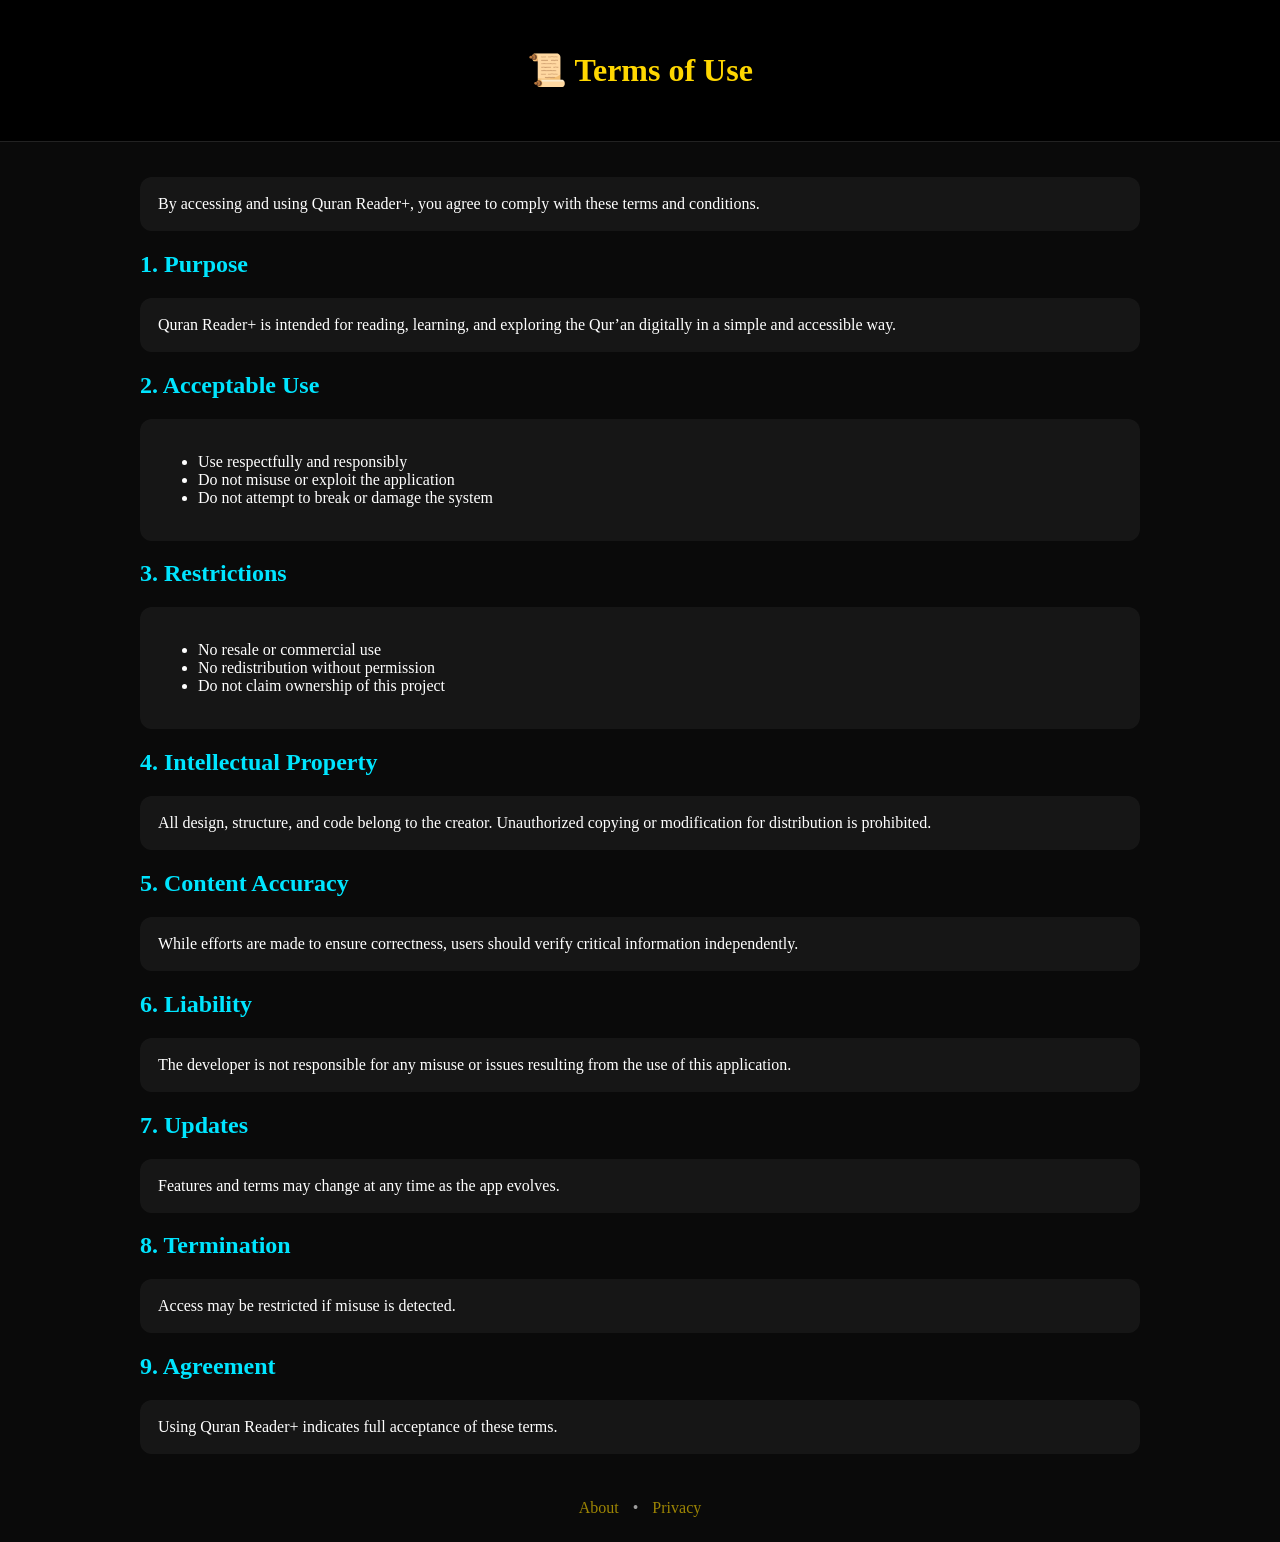
<file: terms.html>
<!DOCTYPE html>
<html lang="en">
<head>
<meta charset="UTF-8">
<title>Quran Reader+ • Terms</title>
<meta name="viewport" content="width=device-width, initial-scale=1.0">

<style>
body{font-family:Segoe UI;background:#0a0a0a;color:#fff;margin:0}
header{text-align:center;padding:30px;background:#000;border-bottom:1px solid #222}
h1{color:gold}
.section{padding:20px;max-width:1000px;margin:auto}
.card{background:rgba(255,255,255,0.05);padding:18px;border-radius:12px;margin-top:15px}
h2{color:#00e5ff}
footer{text-align:center;padding:25px;opacity:0.6}
a{color:gold;text-decoration:none;margin:0 10px}
</style>
</head>

<body>

<header>
<h1>📜 Terms of Use</h1>
</header>

<div class="section">

<div class="card">
By accessing and using Quran Reader+, you agree to comply with these terms and conditions.
</div>

<h2>1. Purpose</h2>
<div class="card">
Quran Reader+ is intended for reading, learning, and exploring the Qur’an digitally in a simple and accessible way.
</div>

<h2>2. Acceptable Use</h2>
<div class="card">
<ul>
<li>Use respectfully and responsibly</li>
<li>Do not misuse or exploit the application</li>
<li>Do not attempt to break or damage the system</li>
</ul>
</div>

<h2>3. Restrictions</h2>
<div class="card">
<ul>
<li>No resale or commercial use</li>
<li>No redistribution without permission</li>
<li>Do not claim ownership of this project</li>
</ul>
</div>

<h2>4. Intellectual Property</h2>
<div class="card">
All design, structure, and code belong to the creator. Unauthorized copying or modification for distribution is prohibited.
</div>

<h2>5. Content Accuracy</h2>
<div class="card">
While efforts are made to ensure correctness, users should verify critical information independently.
</div>

<h2>6. Liability</h2>
<div class="card">
The developer is not responsible for any misuse or issues resulting from the use of this application.
</div>

<h2>7. Updates</h2>
<div class="card">
Features and terms may change at any time as the app evolves.
</div>

<h2>8. Termination</h2>
<div class="card">
Access may be restricted if misuse is detected.
</div>

<h2>9. Agreement</h2>
<div class="card">
Using Quran Reader+ indicates full acceptance of these terms.
</div>

</div>

<footer>
<a href="about.html">About</a> • 
<a href="privacy.html">Privacy</a>
</footer>

</body>
</html>
</file>
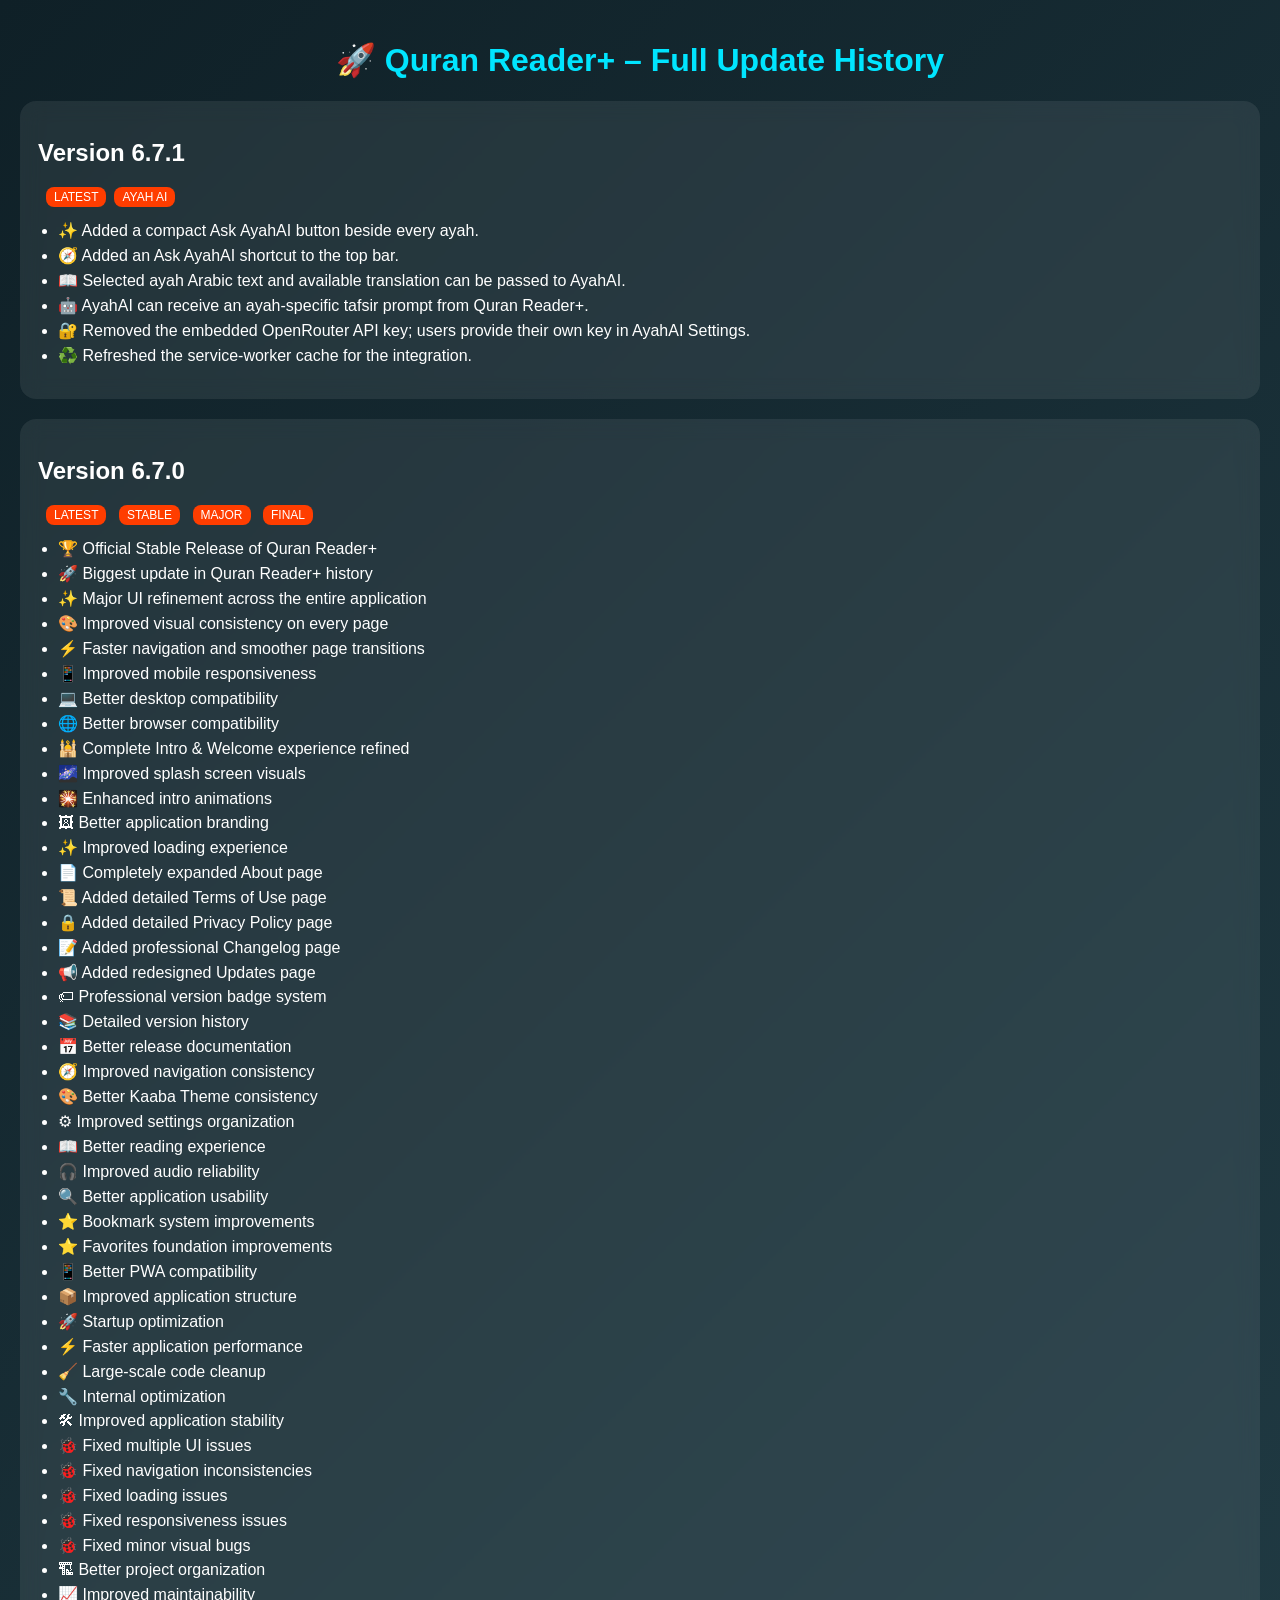
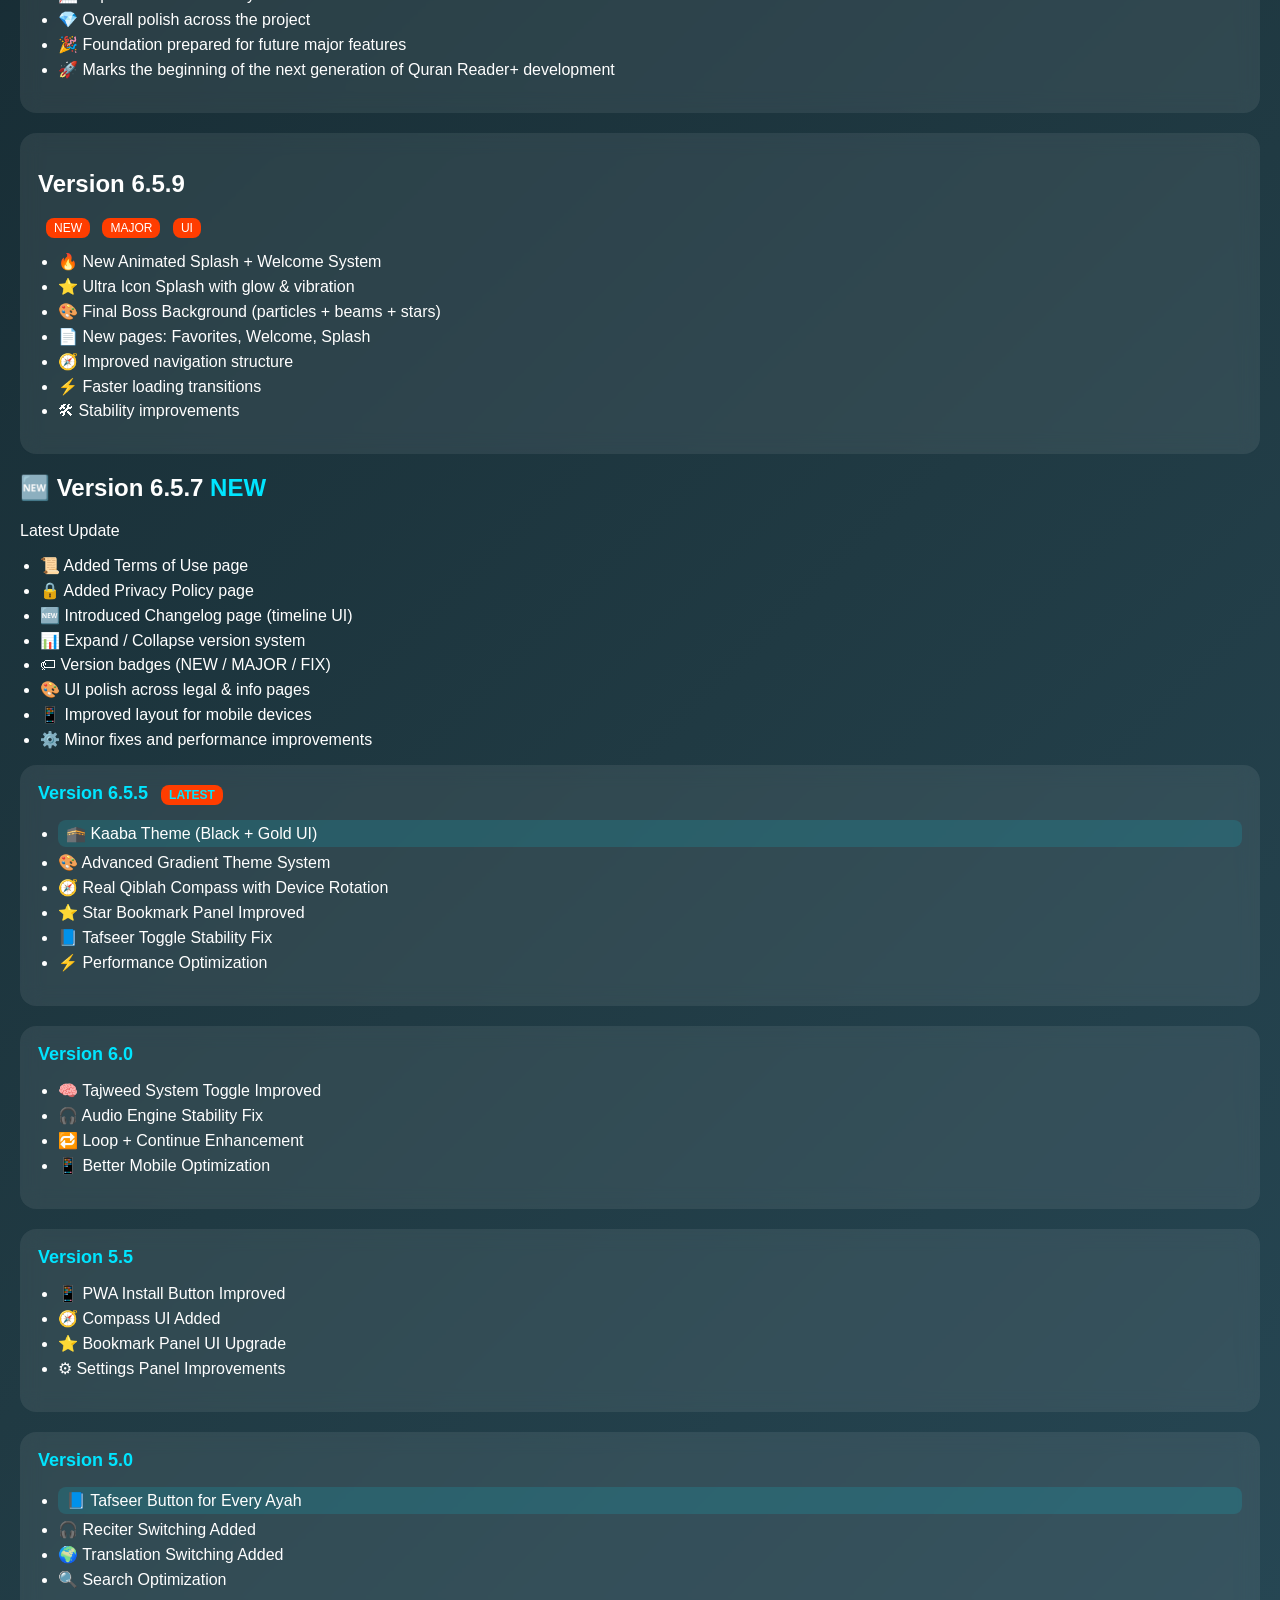
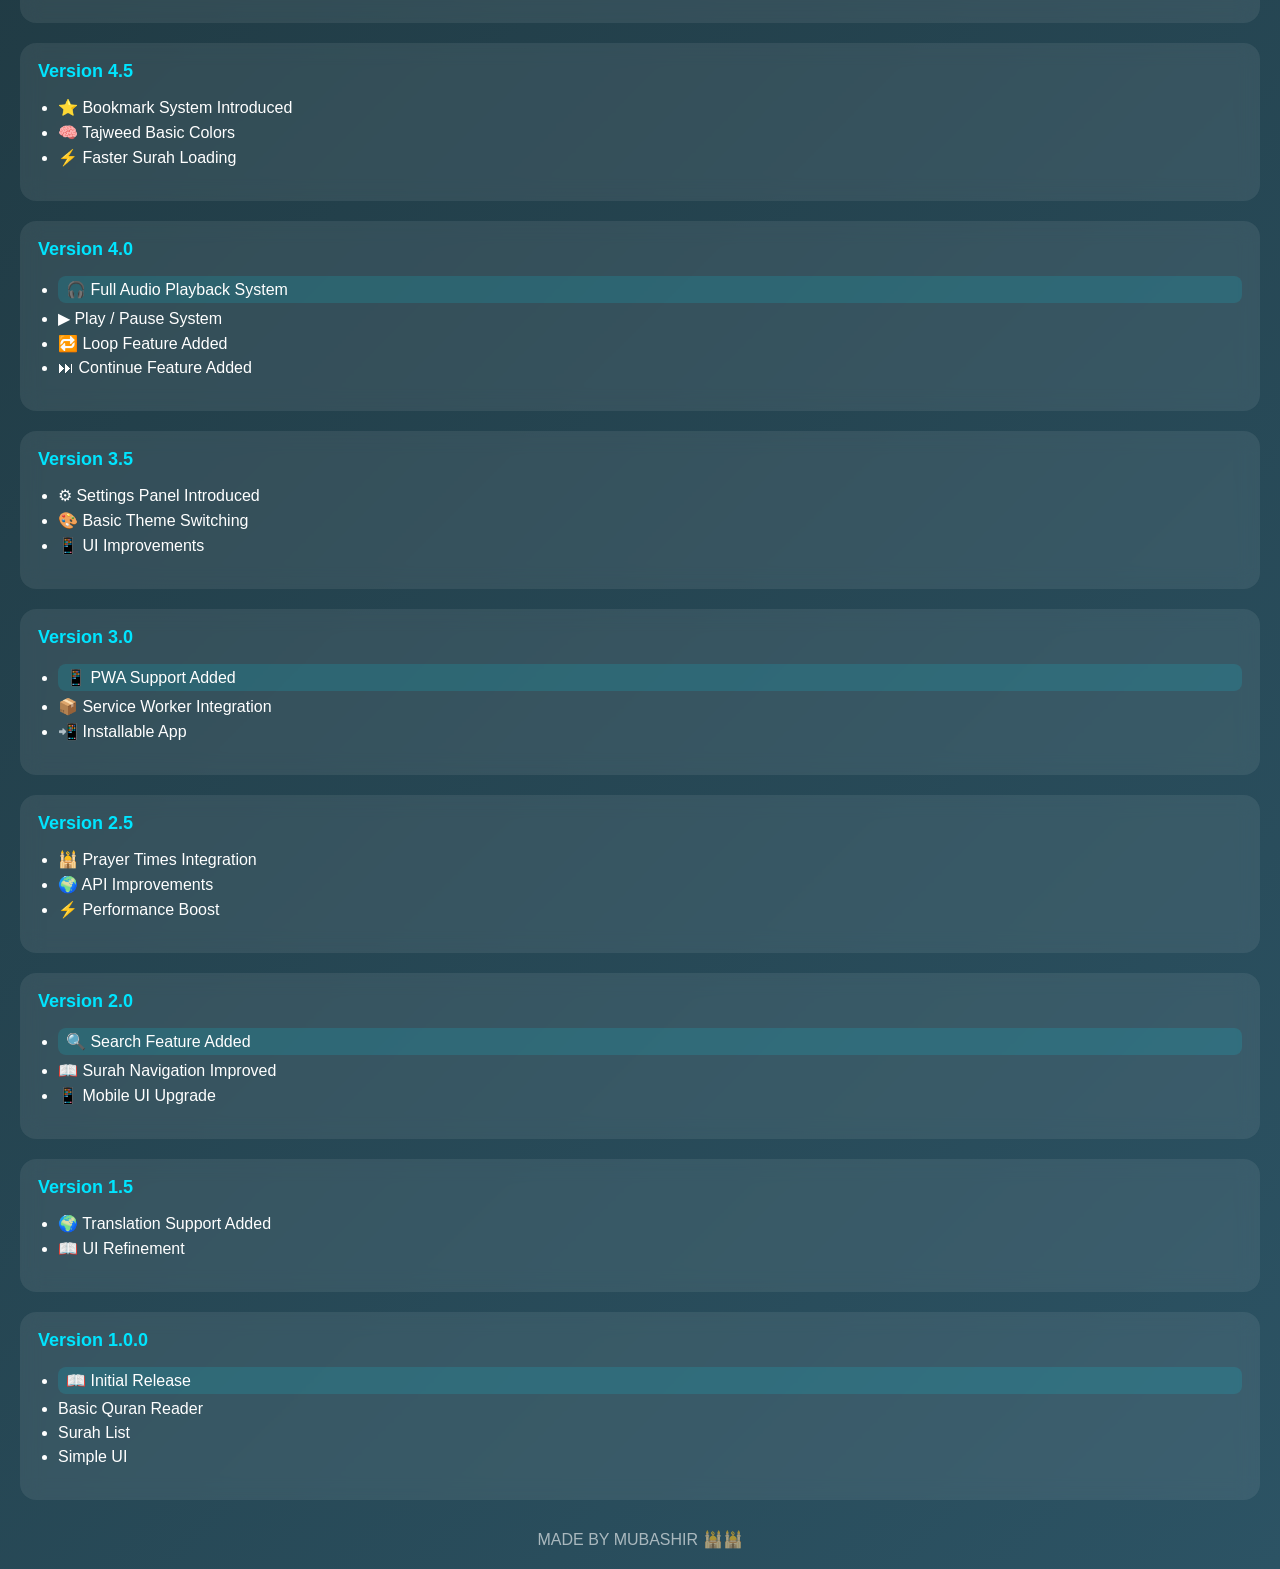
<file: updates.html>
<!DOCTYPE html>
<html>
<head>
<meta name="viewport" content="width=device-width, initial-scale=1.0">
<title>Quran Reader+ – Updates</title>

<style>
body{
 margin:0;
 font-family:sans-serif;
 background:linear-gradient(135deg,#0f2027,#203a43,#2c5364);
 color:white;
 padding:20px;
}

h1{
 text-align:center;
 color:#00e5ff;
}

.card{
 background:rgba(255,255,255,0.08);
 border-radius:16px;
 padding:18px;
 margin-bottom:20px;
 backdrop-filter:blur(10px);
 animation:fadeIn 0.5s ease;
}

.version{
 font-size:18px;
 color:#00e5ff;
 font-weight:bold;
 margin-bottom:10px;
}

.badge{
 background:#ff3d00;
 padding:3px 8px;
 border-radius:8px;
 font-size:12px;
 margin-left:8px;
}

ul{padding-left:20px;}
li{margin-bottom:6px;}

.highlight{
 background:#00e5ff22;
 padding:4px 8px;
 border-radius:8px;
}

@keyframes fadeIn{
 from{opacity:0; transform:translateY(10px);}
 to{opacity:1; transform:translateY(0);}
}

.footer{
 text-align:center;
 margin-top:30px;
 opacity:0.6;
}
</style>
</head>

<body>

<h1>🚀 Quran Reader+ – Full Update History</h1>


 <div class="container">


<div class="card">
<h2>Version 6.7.1</h2>
<p><span class="badge">LATEST</span><span class="badge">AYAH AI</span></p>
<ul>
<li>✨ Added a compact Ask AyahAI button beside every ayah.</li>
<li>🧭 Added an Ask AyahAI shortcut to the top bar.</li>
<li>📖 Selected ayah Arabic text and available translation can be passed to AyahAI.</li>
<li>🤖 AyahAI can receive an ayah-specific tafsir prompt from Quran Reader+.</li>
<li>🔐 Removed the embedded OpenRouter API key; users provide their own key in AyahAI Settings.</li>
<li>♻️ Refreshed the service-worker cache for the integration.</li>
</ul>
</div>

<div class="card">
<h2>Version 6.7.0</h2>

<p>
<span class="badge">LATEST</span>
<span class="badge">STABLE</span>
<span class="badge">MAJOR</span>
<span class="badge">FINAL</span>
</p>

<ul>

<li>🏆 Official Stable Release of Quran Reader+</li>
<li>🚀 Biggest update in Quran Reader+ history</li>
<li>✨ Major UI refinement across the entire application</li>
<li>🎨 Improved visual consistency on every page</li>
<li>⚡ Faster navigation and smoother page transitions</li>
<li>📱 Improved mobile responsiveness</li>
<li>💻 Better desktop compatibility</li>
<li>🌐 Better browser compatibility</li>

<li>🕌 Complete Intro & Welcome experience refined</li>
<li>🌌 Improved splash screen visuals</li>
<li>🎇 Enhanced intro animations</li>
<li>🖼 Better application branding</li>
<li>✨ Improved loading experience</li>

<li>📄 Completely expanded About page</li>
<li>📜 Added detailed Terms of Use page</li>
<li>🔒 Added detailed Privacy Policy page</li>
<li>📝 Added professional Changelog page</li>
<li>📢 Added redesigned Updates page</li>

<li>🏷 Professional version badge system</li>
<li>📚 Detailed version history</li>
<li>📅 Better release documentation</li>

<li>🧭 Improved navigation consistency</li>
<li>🎨 Better Kaaba Theme consistency</li>
<li>⚙ Improved settings organization</li>
<li>📖 Better reading experience</li>
<li>🎧 Improved audio reliability</li>
<li>🔍 Better application usability</li>

<li>⭐ Bookmark system improvements</li>
<li>⭐ Favorites foundation improvements</li>
<li>📱 Better PWA compatibility</li>
<li>📦 Improved application structure</li>

<li>🚀 Startup optimization</li>
<li>⚡ Faster application performance</li>
<li>🧹 Large-scale code cleanup</li>
<li>🔧 Internal optimization</li>
<li>🛠 Improved application stability</li>

<li>🐞 Fixed multiple UI issues</li>
<li>🐞 Fixed navigation inconsistencies</li>
<li>🐞 Fixed loading issues</li>
<li>🐞 Fixed responsiveness issues</li>
<li>🐞 Fixed minor visual bugs</li>

<li>🏗 Better project organization</li>
<li>📈 Improved maintainability</li>
<li>💎 Overall polish across the project</li>

<li>🎉 Foundation prepared for future major features</li>
<li>🚀 Marks the beginning of the next generation of Quran Reader+ development</li>

</ul>

</div>

<div class="card">
<h2>Version 6.5.9</h2>

<p>
<span class="badge">NEW</span>
<span class="badge">MAJOR</span>
<span class="badge">UI</span>
</p>

<ul>
<li>🔥 New Animated Splash + Welcome System</li>
<li>⭐ Ultra Icon Splash with glow & vibration</li>
<li>🎨 Final Boss Background (particles + beams + stars)</li>
<li>📄 New pages: Favorites, Welcome, Splash</li>
<li>🧭 Improved navigation structure</li>
<li>⚡ Faster loading transitions</li>
<li>🛠 Stability improvements</li>
</ul>

</div>

</div>


<div class="update-card">

<h2>🆕 Version 6.5.7 <span style="color:#00e5ff;">NEW</span></h2>
<p class="date">Latest Update</p>

<ul>
<li>📜 Added Terms of Use page</li>
<li>🔒 Added Privacy Policy page</li>
<li>🆕 Introduced Changelog page (timeline UI)</li>
<li>📊 Expand / Collapse version system</li>
<li>🏷 Version badges (NEW / MAJOR / FIX)</li>
<li>🎨 UI polish across legal & info pages</li>
<li>📱 Improved layout for mobile devices</li>
<li>⚙️ Minor fixes and performance improvements</li>
</ul>

</div>
 
<!-- 6.5.5 -->
<div class="card">
<div class="version">Version 6.5.5 <span class="badge">LATEST</span></div>
<ul>
<li class="highlight">🕋 Kaaba Theme (Black + Gold UI)</li>
<li>🎨 Advanced Gradient Theme System</li>
<li>🧭 Real Qiblah Compass with Device Rotation</li>
<li>⭐ Star Bookmark Panel Improved</li>
<li>📘 Tafseer Toggle Stability Fix</li>
<li>⚡ Performance Optimization</li>
</ul>
</div>

<!-- 6.0 -->
<div class="card">
<div class="version">Version 6.0</div>
<ul>
<li>🧠 Tajweed System Toggle Improved</li>
<li>🎧 Audio Engine Stability Fix</li>
<li>🔁 Loop + Continue Enhancement</li>
<li>📱 Better Mobile Optimization</li>
</ul>
</div>

<!-- 5.5 -->
<div class="card">
<div class="version">Version 5.5</div>
<ul>
<li>📱 PWA Install Button Improved</li>
<li>🧭 Compass UI Added</li>
<li>⭐ Bookmark Panel UI Upgrade</li>
<li>⚙ Settings Panel Improvements</li>
</ul>
</div>

<!-- 5.0 -->
<div class="card">
<div class="version">Version 5.0</div>
<ul>
<li class="highlight">📘 Tafseer Button for Every Ayah</li>
<li>🎧 Reciter Switching Added</li>
<li>🌍 Translation Switching Added</li>
<li>🔍 Search Optimization</li>
</ul>
</div>

<!-- 4.5 -->
<div class="card">
<div class="version">Version 4.5</div>
<ul>
<li>⭐ Bookmark System Introduced</li>
<li>🧠 Tajweed Basic Colors</li>
<li>⚡ Faster Surah Loading</li>
</ul>
</div>

<!-- 4.0 -->
<div class="card">
<div class="version">Version 4.0</div>
<ul>
<li class="highlight">🎧 Full Audio Playback System</li>
<li>▶ Play / Pause System</li>
<li>🔁 Loop Feature Added</li>
<li>⏭ Continue Feature Added</li>
</ul>
</div>

<!-- 3.5 -->
<div class="card">
<div class="version">Version 3.5</div>
<ul>
<li>⚙ Settings Panel Introduced</li>
<li>🎨 Basic Theme Switching</li>
<li>📱 UI Improvements</li>
</ul>
</div>

<!-- 3.0 -->
<div class="card">
<div class="version">Version 3.0</div>
<ul>
<li class="highlight">📱 PWA Support Added</li>
<li>📦 Service Worker Integration</li>
<li>📲 Installable App</li>
</ul>
</div>

<!-- 2.5 -->
<div class="card">
<div class="version">Version 2.5</div>
<ul>
<li>🕌 Prayer Times Integration</li>
<li>🌍 API Improvements</li>
<li>⚡ Performance Boost</li>
</ul>
</div>

<!-- 2.0 -->
<div class="card">
<div class="version">Version 2.0</div>
<ul>
<li class="highlight">🔍 Search Feature Added</li>
<li>📖 Surah Navigation Improved</li>
<li>📱 Mobile UI Upgrade</li>
</ul>
</div>

<!-- 1.5 -->
<div class="card">
<div class="version">Version 1.5</div>
<ul>
<li>🌍 Translation Support Added</li>
<li>📖 UI Refinement</li>
</ul>
</div>

<!-- 1.0 -->
<div class="card">
<div class="version">Version 1.0.0</div>
<ul>
<li class="highlight">📖 Initial Release</li>
<li>Basic Quran Reader</li>
<li>Surah List</li>
<li>Simple UI</li>
</ul>
</div>

<div class="footer">
MADE BY MUBASHIR 🕌🕌
</div>

</body>
</html>
</file>
<file: style.css>
/* ===== ROOT ===== */
:root{
 --accent:#00e5ff;
 --arabicSize:26px;
}

/* ===== THEMES ===== */
body.theme-dark{
 background:linear-gradient(135deg,#0f2027,#203a43,#2c5364);
 color:white;
}

body.theme-light{
 background:linear-gradient(135deg,#ffffff,#e0e0e0);
 color:black;
}

body.theme-blue{
 background:linear-gradient(135deg,#1e3c72,#2a5298);
 color:white;
}

body.theme-green{
 background:linear-gradient(135deg,#134e5e,#71b280);
 color:white;
}

body.theme-purple{
 background:linear-gradient(135deg,#41295a,#2F0743);
 color:white;
}

/* ===== KAABA THEME ===== */
body.theme-gold{
 background: linear-gradient(135deg, #000000, #111111, #1a1a1a);
 color:#FFD700;
}

/* ===== TOP BAR ===== */
body.theme-gold .top{
 background: rgba(0,0,0,0.85);
 backdrop-filter: blur(10px);
 border-bottom:2px solid #FFD70033;
}

/* ===== BUTTONS ===== */
body.theme-gold button{
 background:#FFD700;
 color:#000;
 font-weight:bold;
 box-shadow:0 0 10px #FFD70055;
}

body.theme-gold button:hover{
 background:#ffea00;
 transform:scale(1.05);
}

/* ===== SEARCH ===== */
body.theme-gold input{
 background:#111;
 color:#FFD700;
 border:1px solid #FFD70055;
}

/* ===== SIDEBAR ===== */
body.theme-gold #sidebar{
 background: linear-gradient(180deg, #000000, #1a1a1a);
 color:#FFD700;
}

body.theme-gold #sidebar div{
 border-bottom:1px solid #FFD70022;
}

body.theme-gold #sidebar div:hover{
 background:#FFD70022;
}

/* ===== AYAH CARD ===== */
body.theme-gold .ayah{
 background: rgba(255,215,0,0.05);
 border:1px solid #FFD70022;
 backdrop-filter: blur(12px);
}

body.theme-gold .ayah:hover{
 box-shadow:0 0 15px #FFD70033;
}

/* ===== ACTIVE AYAH ===== */
body.theme-gold .active{
 border:2px solid #FFD700;
 box-shadow:0 0 20px #FFD70055;
}

/* ===== STAR ===== */
body.theme-gold .star.active{
 color:#FFD700;
 text-shadow:0 0 10px #FFD700;
}

/* ===== PANELS ===== */
body.theme-gold .panel{
 background: rgba(0,0,0,0.95);
 color:#FFD700;
 border:1px solid #FFD70033;
}

/* ===== COMPASS ===== */
body.theme-gold #compass{
 border:3px solid #FFD700;
}

body.theme-gold #needle{
 background:#FFD700;
}

/* ===== FOOTER ===== */
body.theme-gold .footer{
 color:#FFD70088;
}
/* ===== BASE ===== */
body{
 margin:0;
 font-family:sans-serif;
 transition:0.4s;
}

/* ===== TOP BAR ===== */
.top{
 display:flex;
 gap:6px;
 padding:10px;
 position:sticky;
 top:0;
 backdrop-filter:blur(15px);
 background:rgba(0,0,0,0.4);
 z-index:1000;
 flex-wrap:wrap;
}

button{
 padding:8px 10px;
 border:none;
 border-radius:12px;
 background:var(--accent);
 color:black;
 cursor:pointer;
 transition:0.2s;
}

button:hover{
 transform:scale(1.05);
}

/* ===== SEARCH ===== */
input{
 width:95%;
 margin:10px;
 padding:10px;
 border-radius:12px;
 border:none;
 outline:none;
}

/* ===== SIDEBAR ===== */
#sidebar{
 position:fixed;
 left:-260px;
 top:0;
 width:250px;
 height:100%;
 background:rgba(0,0,0,0.9);
 backdrop-filter:blur(10px);
 overflow:auto;
 transition:.3s;
 z-index:2000;
}

#sidebar.active{
 left:0;
}

#sidebar div{
 padding:12px;
 border-bottom:1px solid #333;
 cursor:pointer;
}

#sidebar div:hover{
 background:#00e5ff22;
}

/* ===== CONTENT ===== */
#content{
 padding-bottom:80px;
}

/* ===== AYAH CARD ===== */
.ayah{
 margin:12px;
 padding:14px;
 background:rgba(255,255,255,0.08);
 border-radius:16px;
 backdrop-filter:blur(15px);
 position:relative;
 transition:0.3s;
}

.ayah:hover{
 transform:scale(1.01);
}

.active{
 border:2px solid cyan;
}

/* ===== ARABIC ===== */
.arabic{
 font-size:var(--arabicSize);
 text-align:right;
 line-height:1.9;
}

/* ===== STAR ===== */
.star{
 position:absolute;
 top:10px;
 right:10px;
 font-size:18px;
 cursor:pointer;
 transition:.3s;
}

.star.active{
 color:gold;
 transform:scale(1.4);
}

/* ===== CONTROLS ===== */
.controls{
 margin-top:10px;
 display:flex;
 gap:6px;
 flex-wrap:wrap;
}

/* ===== TAJWEED COLORS ===== */
.madd{color:#00e5ff;}
.qalqala{color:#ffd600;}
.ikhfa{color:#ab47bc;}
.idgham{color:#ff9800;}
.iqlab{color:#00e676;}
.noon{color:#ff4081;}
.meem{color:#26c6da;}
.ghunnah{color:#ff1744;}

/* ===== PANELS ===== */
#overlay{
 position:fixed;
 inset:0;
 background:rgba(0,0,0,0.6);
 display:none;
 z-index:9998;
}

.panel{
 position:fixed;
 top:10%;
 left:10%;
 width:80%;
 max-height:70%;
 overflow:auto;
 background:rgba(0,0,0,0.85);
 backdrop-filter:blur(15px);
 padding:15px;
 border-radius:16px;
 display:none;
 z-index:9999;
}

/* ===== COMPASS ===== */
#compass{
 width:200px;
 height:200px;
 border:3px solid white;
 border-radius:50%;
 margin:auto;
 position:relative;
}

#needle{
 width:4px;
 height:90px;
 background:red;
 position:absolute;
 top:10px;
 left:50%;
 transform-origin:bottom;
}

/* ===== FOOTER ===== */
.footer{
 text-align:center;
 padding:20px;
 opacity:0.6;
}

/* ===== LIGHT MODE FIXES ===== */
body.theme-light .top{
 background:#ffffffaa;
 color:black;
}

body.theme-light .ayah{
 background:#00000010;
}

body.theme-light .panel{
 background:#ffffff;
 color:black;
}

body.theme-light #sidebar{
 background:#ffffff;
 color:black;
}

.appStoreCard{
 background:rgba(255,255,255,0.05);
 padding:15px;
 margin:10px;
 border-radius:15px;
 backdrop-filter:blur(10px);
}

.appHeader{
 display:flex;
 align-items:center;
 gap:15px;
}

.appIcon{
 font-size:40px;
 background:#111;
 padding:10px;
 border-radius:12px;
}

.appName{
 font-size:20px;
 font-weight:bold;
 color:gold;
}

.appMeta{
 font-size:13px;
 opacity:0.7;
}

.appStats{
 margin-top:10px;
 font-size:14px;
 opacity:0.8;
}

.appButtons{
 margin-top:10px;
 display:flex;
 gap:10px;
}

.appButtons button{
 flex:1;
 padding:10px;
 border:none;
 border-radius:10px;
 background:#111;
 color:white;
 cursor:pointer;
}

.appButtons button:hover{
 background:#222;
}
.ratingBar{
 color:gold;
 font-size:18px;
 margin-top:5px;
}
.appFooter{
 text-align:center;
 padding:15px;
 font-size:13px;
 opacity:0.6;
}

.appFooter a{
 color:gold;
 text-decoration:none;
 margin:0 5px;
}

/* Fade In */
body{
    opacity:0;
    animation:fadeIn .6s ease forwards;
}

@keyframes fadeIn{
    from{
        opacity:0;
    }
    to{
        opacity:1;
    }
}


/* ===== Fade In ===== */
body{
    opacity:0;
    animation:pageFadeIn .6s ease forwards;
}

@keyframes pageFadeIn{
    from{
        opacity:0;
    }
    to{
        opacity:1;
    }
}

/* Ask AyahAI shortcuts */
.ask-ayahai-pill{display:inline-flex;align-items:center;justify-content:center;margin:6px 0;padding:5px 10px;border:1px solid var(--accent);border-radius:999px;background:transparent;color:inherit;font-size:12px;cursor:pointer;white-space:nowrap}
.ask-ayahai-top{border-radius:999px!important;font-size:12px!important;padding:7px 10px!important;white-space:nowrap}
</file>
